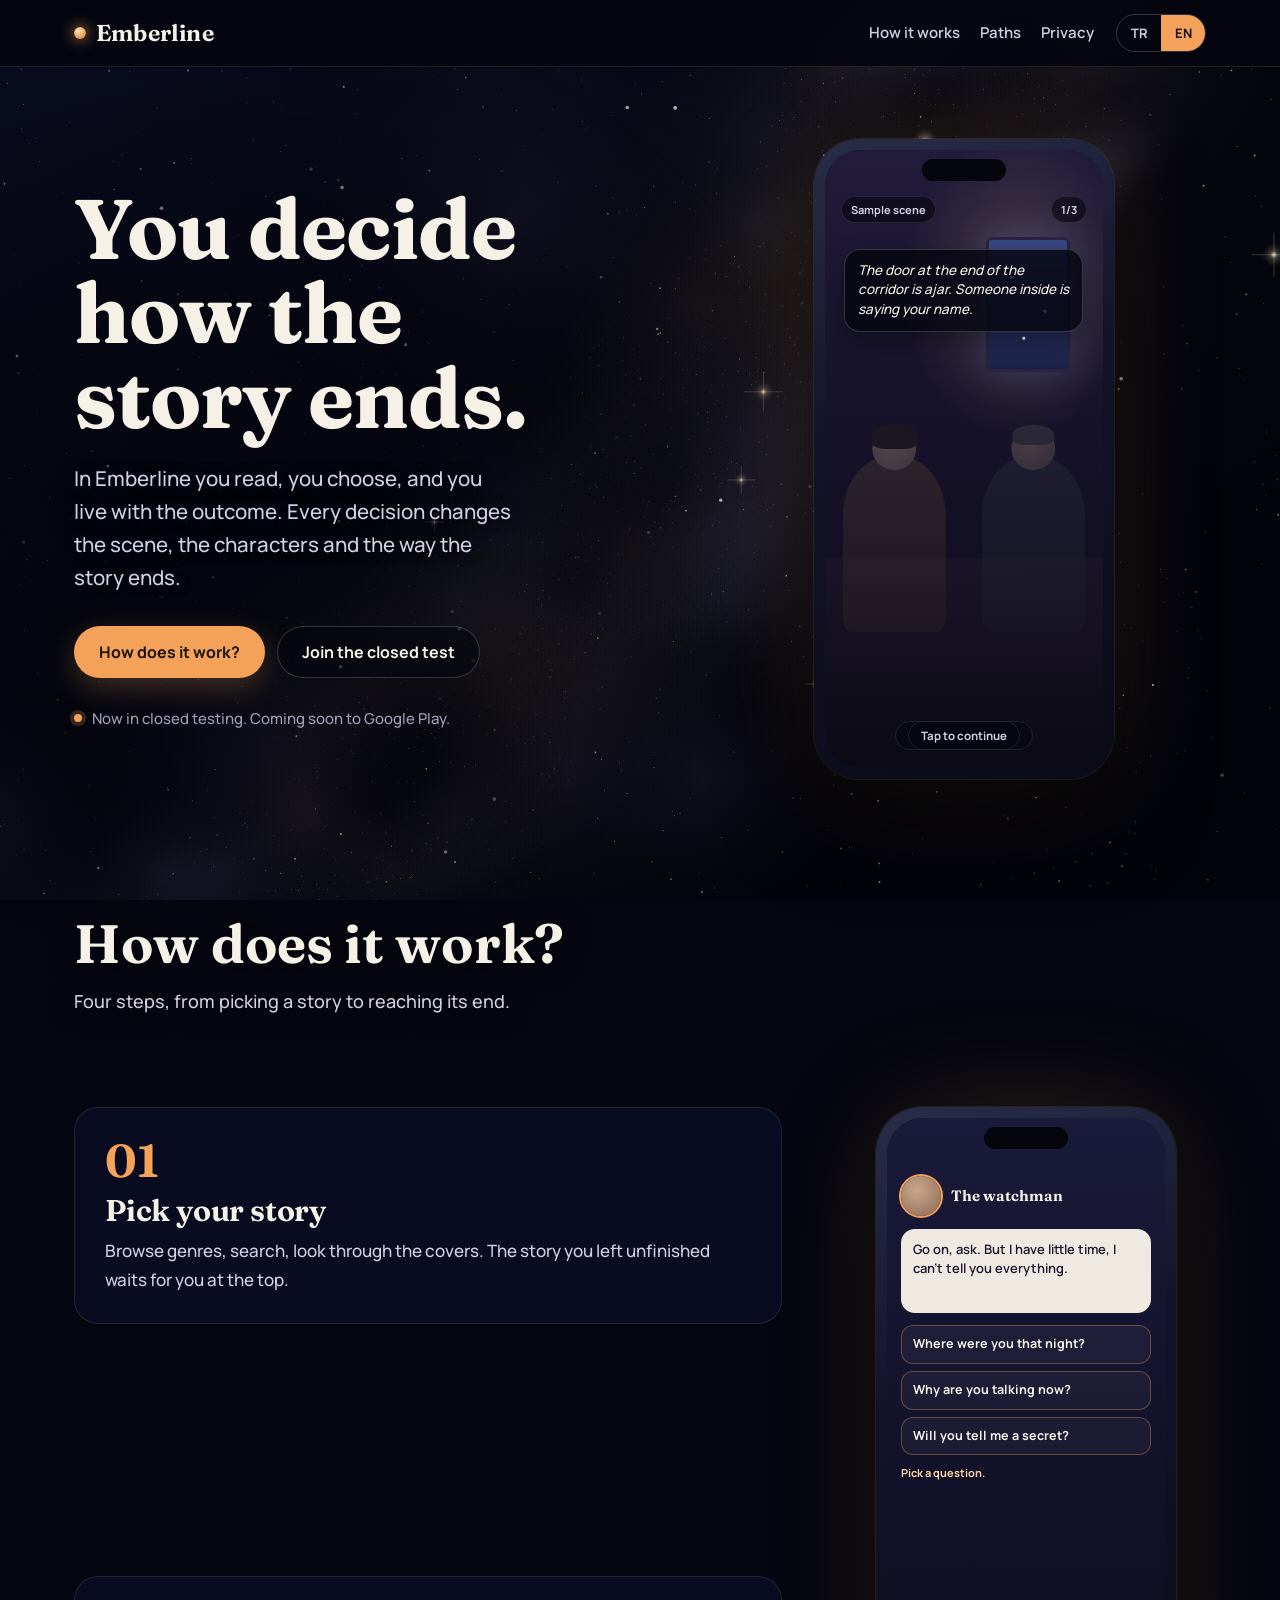
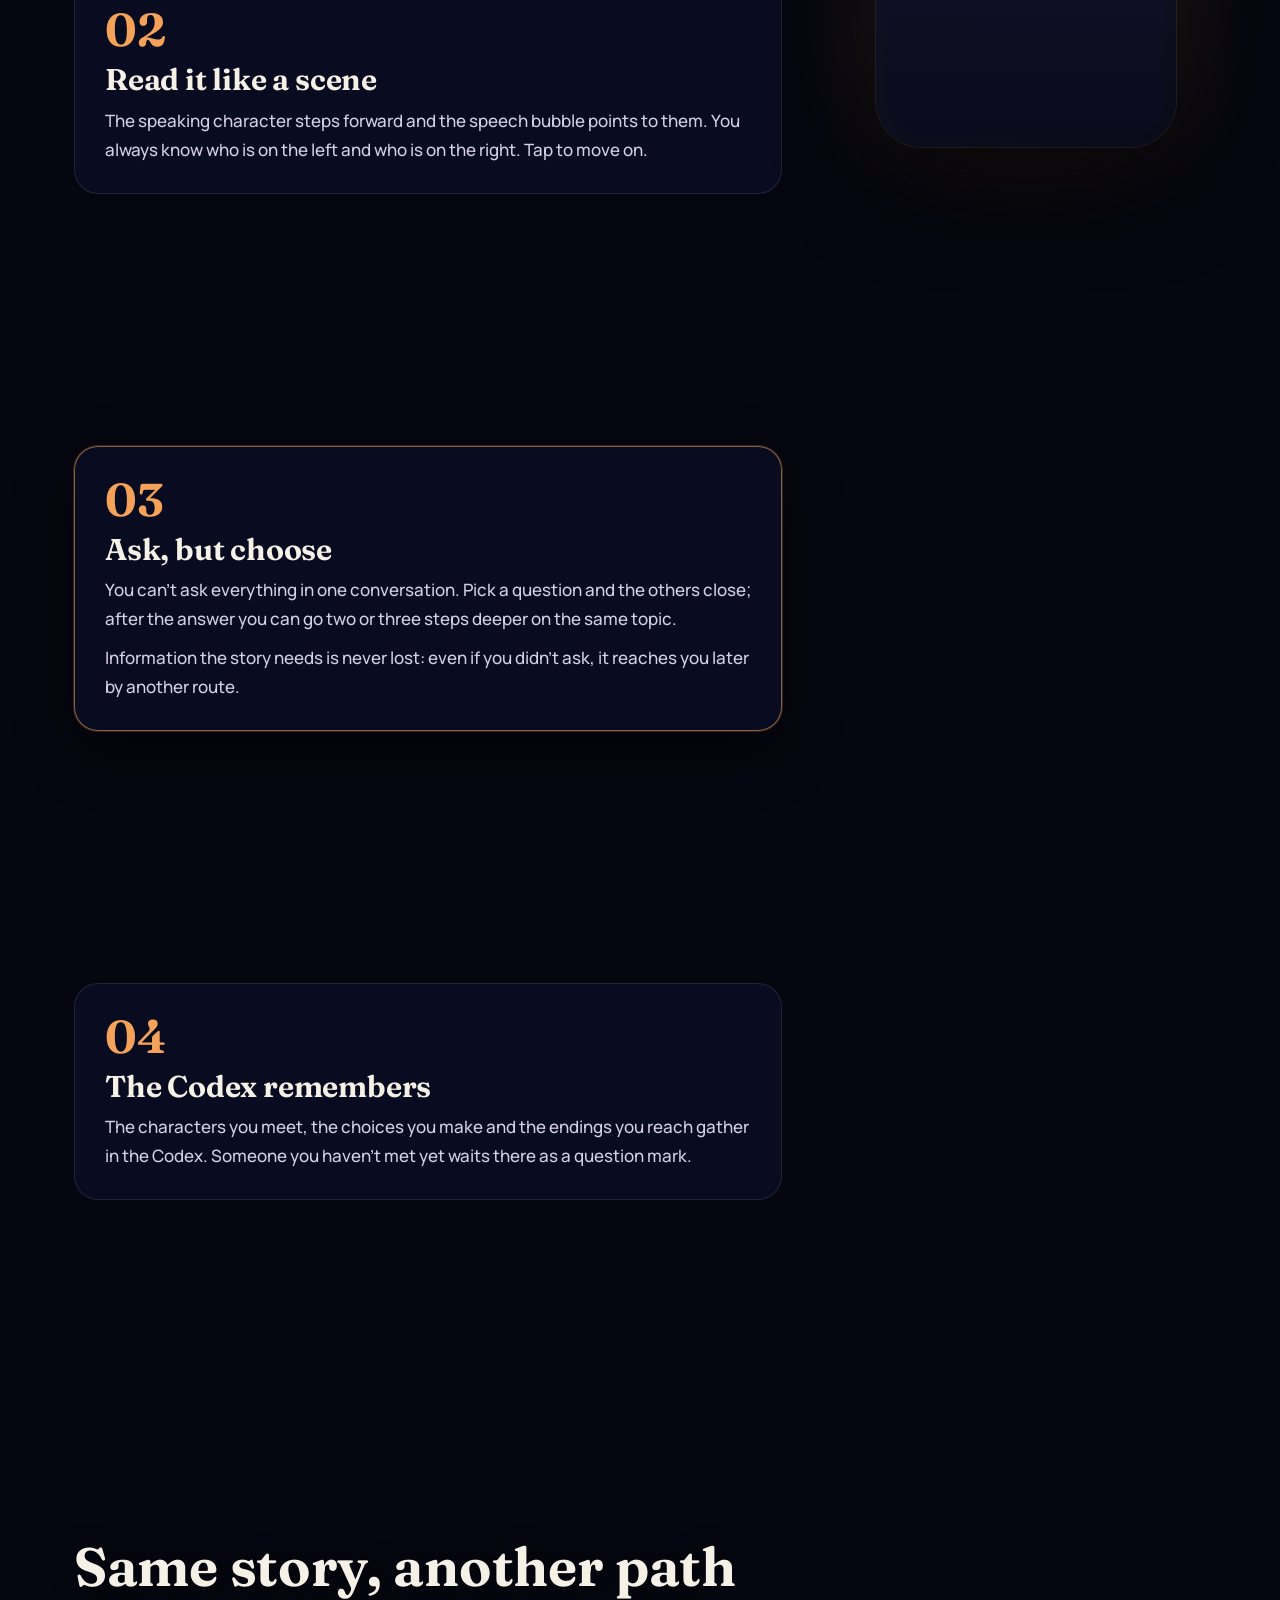
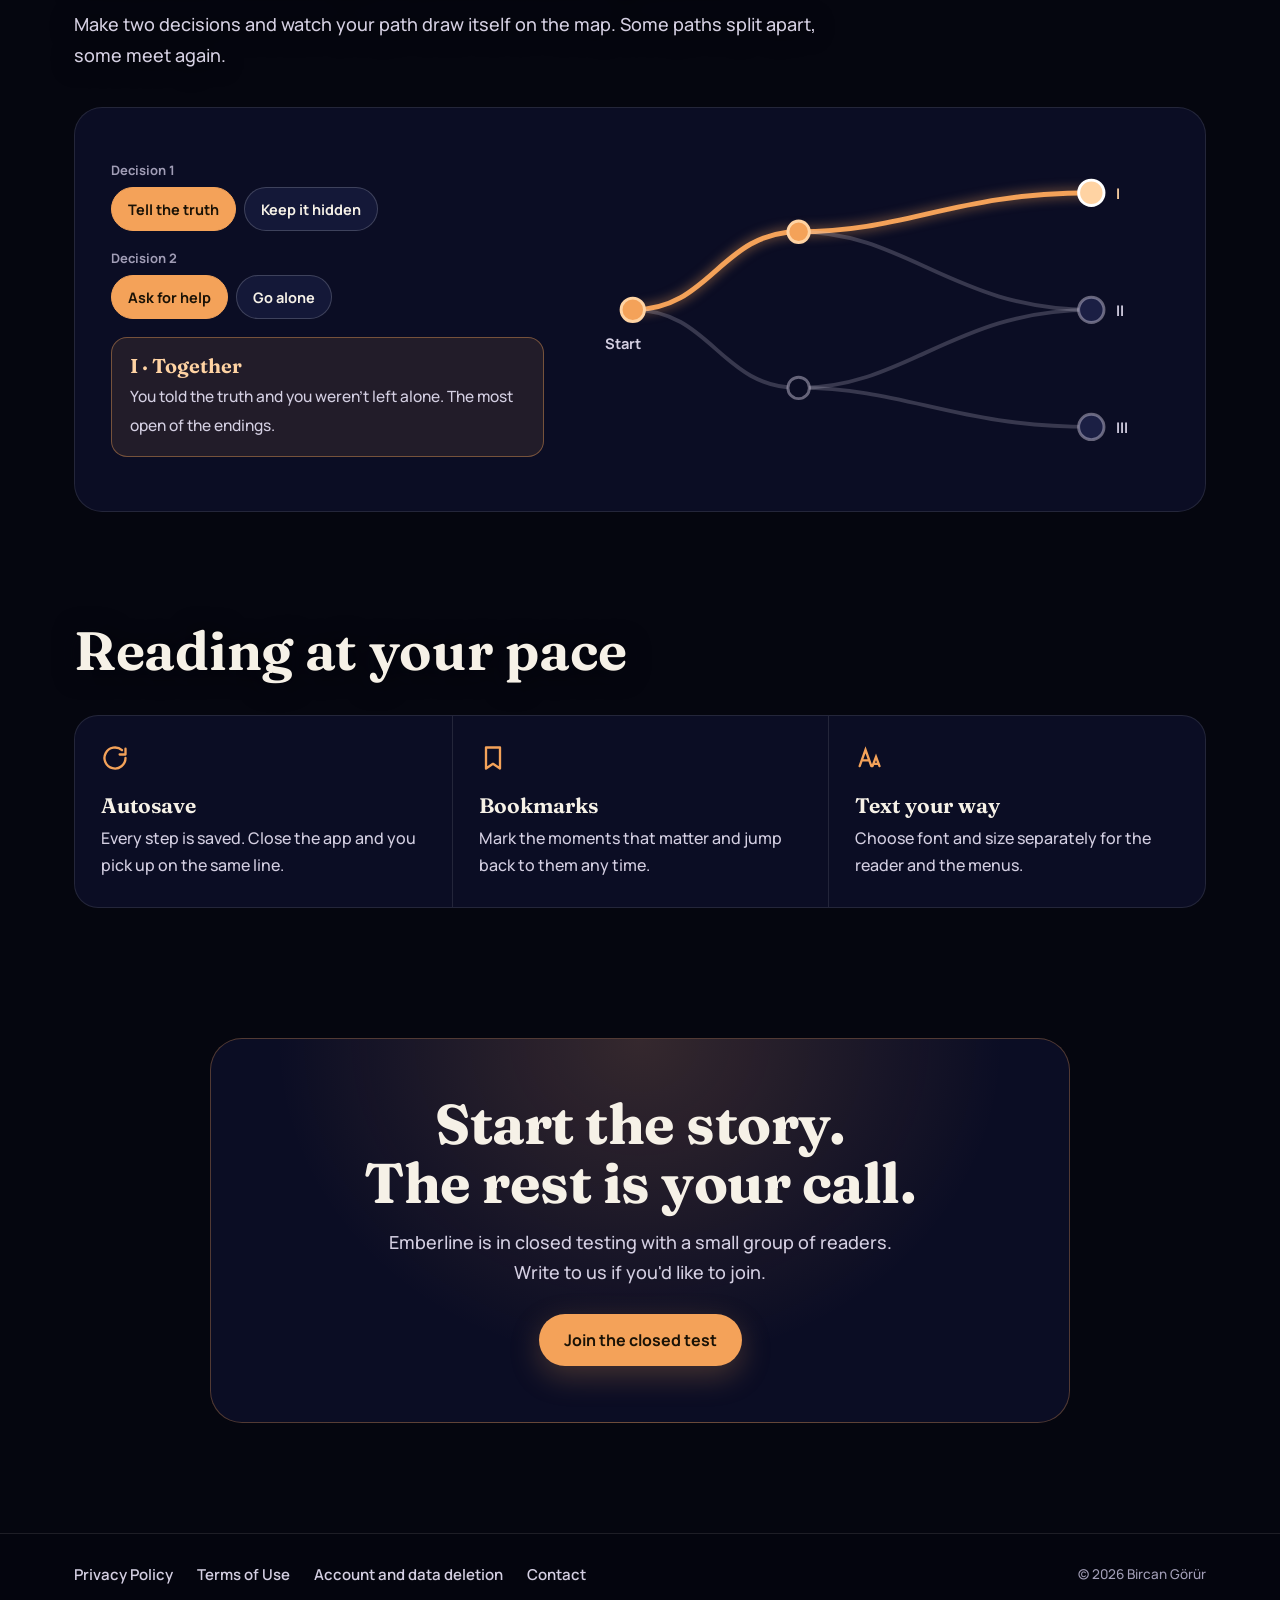
<file: index.html>
<!doctype html>
<html lang="tr" data-title-tr="Emberline | Hikâyenin sonunu sen yazarsın" data-title-en="Emberline | You decide how the story ends">
<head>
<meta charset="utf-8">
<meta name="viewport" content="width=device-width, initial-scale=1">
<title>Emberline | Hikâyenin sonunu sen yazarsın</title>
<meta name="description" content="Emberline: kararlarınla şekillenen etkileşimli hikâyeler. Interactive stories shaped by your choices.">
<link rel="icon" href="data:image/svg+xml,%3Csvg xmlns=%22http://www.w3.org/2000/svg%22 viewBox=%220 0 32 32%22%3E%3Crect width=%2232%22 height=%2232%22 rx=%228%22 fill=%22%2305060F%22/%3E%3Ccircle cx=%2216%22 cy=%2216%22 r=%227%22 fill=%22%23F4A259%22/%3E%3C/svg%3E">
<meta name="theme-color" content="#05060F">
<link rel="preload" href="assets/fonts/fraunces-latin-wght-normal.woff2" as="font" type="font/woff2" crossorigin>
<link rel="preload" href="assets/fonts/manrope-latin-wght-normal.woff2" as="font" type="font/woff2" crossorigin>
<link rel="stylesheet" href="style.css">
<script src="assets/lang.js"></script>
</head>
<body>
<canvas id="sky" aria-hidden="true"></canvas>
<a class="skip" href="#ana"><span class="tr">İçeriğe geç</span><span class="en">Skip to content</span></a>
<div class="page">
<div class="bar-wrap"><header class="bar">
  <a class="mark" href="./">Emberline</a>
  <div class="right">
    <nav aria-label="Site">
      <a href="#nasil"><span class="tr">Nasıl çalışır</span><span class="en">How it works</span></a>
      <a href="#yollar"><span class="tr">Yollar</span><span class="en">Paths</span></a>
      <a href="gizlilik/"><span class="tr">Gizlilik</span><span class="en">Privacy</span></a>
    </nav>
    <div class="langs" role="group" aria-label="Dil / Language"><button type="button" data-set-lang="tr" aria-pressed="true">TR</button><button type="button" data-set-lang="en" aria-pressed="false">EN</button></div>
  </div>
</header></div>

<main id="ana">
<!-- ============ AÇILIŞ ============ -->
<section class="hero">
  <div>
    <h1><span class="tr">Hikâyenin sonunu sen yazarsın.</span><span class="en">You decide how the story ends.</span></h1>
    <p class="sub"><span class="tr">Emberline'da okursun, seçersin ve sonucunu yaşarsın. Her karar sahneyi, karakterleri ve hikâyenin nasıl biteceğini değiştirir.</span><span class="en">In Emberline you read, you choose, and you live with the outcome. Every decision changes the scene, the characters and the way the story ends.</span></p>
    <div class="actions">
      <a class="btn primary" href="#nasil"><span class="tr">Nasıl çalışır?</span><span class="en">How does it work?</span></a>
      <a class="btn ghost" href="mailto:sanatcan1can@gmail.com?subject=Emberline%20kapal%C4%B1%20test"><span class="tr">Kapalı teste katıl</span><span class="en">Join the closed test</span></a>
    </div>
    <p class="status"><i aria-hidden="true"></i><span><span class="tr">Şu an kapalı testte. Yakında Google Play'de.</span><span class="en">Now in closed testing. Coming soon to Google Play.</span></span></p>
  </div>

  <div class="hero-phone">
    <div class="phone" role="group" aria-label="Deneme sahnesi / Sample scene">
      <div class="screen">
        <div class="view reader-v on" id="play">
          <div class="win"></div><div class="floor"></div>
          <div class="chip-top"><b><span class="tr">Deneme sahnesi</span><span class="en">Sample scene</span></b><b id="playStep">1/3</b></div>
          <div class="char l" data-side="l"><div class="head"></div><div class="body"></div></div>
          <div class="char r" data-side="r"><div class="head"></div><div class="body"></div></div>
          <p class="bubble" id="playBubble" aria-live="polite"><span class="who"></span><span class="txt"></span></p>
          <button class="tapzone" type="button" id="playTap" aria-label="Devam / Continue"></button>
          <p class="tap" id="playHint"><span><span class="tr">Devam etmek için dokun</span><span class="en">Tap to continue</span></span></p>
          <div class="choicebox" id="playChoices" hidden></div>
        </div>
      </div>
    </div>
  </div>
</section>

<!-- ============ NASIL ÇALIŞIR ============ -->
<section class="how" id="nasil" aria-labelledby="h-nasil">
  <div class="wrap">
    <div class="section-head">
      <h2 id="h-nasil"><span class="tr">Nasıl çalışır?</span><span class="en">How does it work?</span></h2>
      <p><span class="tr">Bir hikâye seçmekten sonuna ulaşmaya kadar dört adım.</span><span class="en">Four steps, from picking a story to reaching its end.</span></p>
    </div>
    <div class="story">
      <div class="steps">
        <article class="step" data-view="home">
          <p class="num">01</p>
          <h3><span class="tr">Hikâyeni seç</span><span class="en">Pick your story</span></h3>
          <p><span class="tr">Türlere göz at, ara, kapaklara bak. Yarım bıraktığın hikâye en üstte seni bekler.</span><span class="en">Browse genres, search, look through the covers. The story you left unfinished waits for you at the top.</span></p>
          <div class="inline-phone"></div>
        </article>
        <article class="step" data-view="reader">
          <p class="num">02</p>
          <h3><span class="tr">Sahneyi izler gibi oku</span><span class="en">Read it like a scene</span></h3>
          <p><span class="tr">Konuşan karakter öne çıkar, konuşma balonu ona doğru döner. Kim sağda, kim solda, hep bellidir. Dokunarak ilerlersin.</span><span class="en">The speaking character steps forward and the speech bubble points to them. You always know who is on the left and who is on the right. Tap to move on.</span></p>
          <div class="inline-phone"></div>
        </article>
        <article class="step" data-view="hub">
          <p class="num">03</p>
          <h3><span class="tr">Sor, ama seçerek</span><span class="en">Ask, but choose</span></h3>
          <p><span class="tr">Bir konuşmada her şeyi soramazsın. Bir soru seçtiğinde ötekiler kapanır ve cevaptan sonra aynı konuda iki üç adım daha derine inebilirsin.</span><span class="en">You can't ask everything in one conversation. Pick a question and the others close; after the answer you can go two or three steps deeper on the same topic.</span></p>
          <p><span class="tr">Hikâye için gereken bilgi kaybolmaz: sormadıysan bile, ileride başka bir yoldan sana ulaşır.</span><span class="en">Information the story needs is never lost: even if you didn't ask, it reaches you later by another route.</span></p>
          <div class="inline-phone"></div>
        </article>
        <article class="step" data-view="codex">
          <p class="num">04</p>
          <h3><span class="tr">Kodeks hatırlar</span><span class="en">The Codex remembers</span></h3>
          <p><span class="tr">Tanıştığın karakterler, verdiğin kararlar ve ulaştığın sonlar Kodeks'te birikir. Henüz tanışmadığın biri, yerinde bir soru işaretiyle seni bekler.</span><span class="en">The characters you meet, the choices you make and the endings you reach gather in the Codex. Someone you haven't met yet waits there as a question mark.</span></p>
          <div class="inline-phone"></div>
        </article>
      </div>

      <div class="sticky" aria-hidden="true">
        <div class="phone">
          <div class="screen" id="demoScreen">
            <!-- 1: keşfet -->
            <div class="view home-v on" data-v="home">
              <h4><span class="tr">Keşfet</span><span class="en">Discover</span></h4>
              <p class="muted"><span class="tr">Bu akşam ne okuyalım?</span><span class="en">What shall we read tonight?</span></p>
              <div class="search"><svg width="14" height="14" viewBox="0 0 24 24" fill="none" stroke="currentColor" stroke-width="2.5"><circle cx="11" cy="11" r="7"/><path d="m20 20-4-4"/></svg><span class="tr">Hikâye ara</span><span class="en">Search stories</span></div>
              <div class="chips"><span class="on"><span class="tr">Tümü</span><span class="en">All</span></span><span><span class="tr">Gizem</span><span class="en">Mystery</span></span><span><span class="tr">Dram</span><span class="en">Drama</span></span><span><span class="tr">Bilim kurgu</span><span class="en">Sci-fi</span></span></div>
              <div class="cont"><div class="mini cv1"></div><div><b><span class="tr">Kaldığın yerden devam et</span><span class="en">Continue where you left off</span></b><small><span class="tr">Bölüm 3 · %42</span><span class="en">Chapter 3 · 42%</span></small></div></div>
              <div class="covers"><div class="cover cv2"><b><span class="tr">Gece Kıyısı</span><span class="en">Night Shore</span></b></div><div class="cover cv3"><b><span class="tr">Kül</span><span class="en">Ash</span></b></div></div>
              <div class="tabbar"><i class="on"></i><i></i><i></i><i></i></div>
            </div>
            <!-- 2: okuma -->
            <div class="view reader-v auto-reader" data-v="reader">
              <div class="win"></div><div class="floor"></div>
              <div class="chip-top"><b><span class="tr">Bölüm 2</span><span class="en">Chapter 2</span></b><b>☰</b></div>
              <div class="char l"><div class="head"></div><div class="body"></div></div>
              <div class="char r"><div class="head"></div><div class="body"></div></div>
              <p class="bubble"><span class="who"></span><span class="txt"></span></p>
            </div>
            <!-- 3: soru merkezi -->
            <div class="view hub-v auto-hub" data-v="hub">
              <div class="speaker"><i></i><b><span class="tr">Bekçi</span><span class="en">The watchman</span></b></div>
              <p class="said"></p>
              <div class="qs"></div>
              <p class="flag"></p>
            </div>
            <!-- 4: kodeks -->
            <div class="view codex-v" data-v="codex">
              <h4><span class="tr">Kodeks</span><span class="en">Codex</span></h4>
              <div class="stats"><div><b>7</b><small><span class="tr">karar</span><span class="en">choices</span></small></div><div><b>2</b><small><span class="tr">karakter</span><span class="en">characters</span></small></div><div><b>1/3</b><small><span class="tr">son</span><span class="en">endings</span></small></div></div>
              <div class="faces"><div><div class="f f1"></div><small><span class="tr">Yolcu</span><span class="en">Traveller</span></small></div><div><div class="f f2"></div><small><span class="tr">Bekçi</span><span class="en">Watchman</span></small></div><div><div class="f f3">?</div><small><span class="tr">Henüz değil</span><span class="en">Not yet</span></small></div></div>
              <div class="timeline">
                <p><span class="tr">Kapıyı çalmak yerine içeri girdin.</span><span class="en">You went in instead of knocking.</span></p>
                <p><span class="tr">Bekçiye o geceyi sordun.</span><span class="en">You asked the watchman about that night.</span></p>
                <p><span class="tr">Mektubu sakladın.</span><span class="en">You kept the letter hidden.</span></p>
              </div>
            </div>
          </div>
        </div>
      </div>
    </div>
  </div>
</section>

<!-- ============ YOLLAR ============ -->
<section class="branch" id="yollar" aria-labelledby="h-yollar">
  <div class="wrap">
    <div class="section-head">
      <h2 id="h-yollar"><span class="tr">Aynı hikâye, başka bir yol</span><span class="en">Same story, another path</span></h2>
      <p><span class="tr">İki karar ver, yolunun haritada nasıl çizildiğini gör. Bazı yollar ayrılır, bazıları yeniden buluşur.</span><span class="en">Make two decisions and watch your path draw itself on the map. Some paths split apart, some meet again.</span></p>
    </div>
    <div class="branch-panel">
      <div class="controls">
        <div class="ctl">
          <span class="label"><span class="tr">1. karar</span><span class="en">Decision 1</span></span>
          <div class="seg" data-ctl="a">
            <button type="button" data-v="0" aria-pressed="true"><span class="tr">Doğruyu söyle</span><span class="en">Tell the truth</span></button>
            <button type="button" data-v="1" aria-pressed="false"><span class="tr">Sakla</span><span class="en">Keep it hidden</span></button>
          </div>
        </div>
        <div class="ctl">
          <span class="label"><span class="tr">2. karar</span><span class="en">Decision 2</span></span>
          <div class="seg" data-ctl="b">
            <button type="button" data-v="0" aria-pressed="true"><span class="tr">Yardım iste</span><span class="en">Ask for help</span></button>
            <button type="button" data-v="1" aria-pressed="false"><span class="tr">Tek başına git</span><span class="en">Go alone</span></button>
          </div>
        </div>
        <div class="ending" aria-live="polite"><b id="endName"></b><span id="endText"></span></div>
      </div>
      <div class="map">
        <svg viewBox="0 0 600 340" role="img" aria-label="Dallanan yollar haritası / Branching paths map">
          <path class="p" id="p-sa" d="M50 170 C 130 170, 140 90, 220 90"/>
          <path class="p" id="p-sb" d="M50 170 C 130 170, 140 250, 220 250"/>
          <path class="p" id="p-a1" d="M220 90 C 330 90, 380 50, 520 50"/>
          <path class="p" id="p-a2" d="M220 90 C 330 90, 380 170, 520 170"/>
          <path class="p" id="p-b1" d="M220 250 C 330 250, 380 170, 520 170"/>
          <path class="p" id="p-b2" d="M220 250 C 330 250, 380 290, 520 290"/>
          <circle class="n on" id="n-s" cx="50" cy="170" r="12"/>
          <circle class="n" id="n-a" cx="220" cy="90" r="11"/>
          <circle class="n" id="n-b" cx="220" cy="250" r="11"/>
          <circle class="end" id="e-1" cx="520" cy="50" r="13"/>
          <circle class="end" id="e-2" cx="520" cy="170" r="13"/>
          <circle class="end" id="e-3" cx="520" cy="290" r="13"/>
          <text x="22" y="210"><tspan class="tr">Başlangıç</tspan><tspan class="en">Start</tspan></text>
          <text id="t-1" x="545" y="56">I</text>
          <text id="t-2" x="545" y="176">II</text>
          <text id="t-3" x="545" y="296">III</text>
        </svg>
      </div>
    </div>
  </div>
</section>

<!-- ============ OKURKEN ============ -->
<section class="perks" aria-labelledby="h-okur">
  <div class="wrap">
    <div class="section-head">
      <h2 id="h-okur"><span class="tr">Okuma senin hızında</span><span class="en">Reading at your pace</span></h2>
    </div>
    <div class="perk-row">
      <div class="perk">
        <svg width="28" height="28" viewBox="0 0 24 24" fill="none" stroke="currentColor" stroke-width="2" stroke-linecap="round" stroke-linejoin="round" aria-hidden="true"><path d="M21 12a9 9 0 1 1-3-6.7"/><path d="M21 4v5h-5"/></svg>
        <h3><span class="tr">Otomatik kayıt</span><span class="en">Autosave</span></h3>
        <p><span class="tr">Her adımın kaydedilir. Uygulamayı kapatsan da aynı satırdan devam edersin.</span><span class="en">Every step is saved. Close the app and you pick up on the same line.</span></p>
      </div>
      <div class="perk">
        <svg width="28" height="28" viewBox="0 0 24 24" fill="none" stroke="currentColor" stroke-width="2" stroke-linejoin="round" aria-hidden="true"><path d="M6 3h12v18l-6-4-6 4z"/></svg>
        <h3><span class="tr">Yer imleri</span><span class="en">Bookmarks</span></h3>
        <p><span class="tr">Önemli anları işaretle, istediğin zaman o sahneye geri dön.</span><span class="en">Mark the moments that matter and jump back to them any time.</span></p>
      </div>
      <div class="perk">
        <svg width="28" height="28" viewBox="0 0 24 24" fill="none" stroke="currentColor" stroke-width="2" stroke-linecap="round" aria-hidden="true"><path d="M4 19 9 5l5 14M6 14h6M15 19l3-8 3 8M16 17h4"/></svg>
        <h3><span class="tr">Sana göre yazı</span><span class="en">Text your way</span></h3>
        <p><span class="tr">Yazı tipini ve boyutunu okuma ekranı ve menüler için ayrı ayrı seç.</span><span class="en">Choose font and size separately for the reader and the menus.</span></p>
      </div>
    </div>
  </div>
</section>

<!-- ============ KAPANIŞ ============ -->
<section class="closing" aria-labelledby="h-son">
  <div class="wrap">
    <div class="closing-panel">
      <h2 id="h-son"><span class="tr">Hikâyeye başla.<br>Gerisi senin kararın.</span><span class="en">Start the story.<br>The rest is your call.</span></h2>
      <p><span class="tr">Emberline şu an küçük bir okur grubuyla kapalı testte. Katılmak istersen bize yaz.</span><span class="en">Emberline is in closed testing with a small group of readers. Write to us if you'd like to join.</span></p>
      <a class="btn primary" href="mailto:sanatcan1can@gmail.com?subject=Emberline%20kapal%C4%B1%20test"><span class="tr">Kapalı teste katıl</span><span class="en">Join the closed test</span></a>
    </div>
  </div>
</section>
</main>

<div class="foot-wrap"><footer class="foot">
  <nav aria-label="Yasal / Legal">
    <a href="gizlilik/"><span class="tr">Gizlilik Politikası</span><span class="en">Privacy Policy</span></a>
    <a href="kosullar/"><span class="tr">Kullanım Koşulları</span><span class="en">Terms of Use</span></a>
    <a href="hesap-silme/"><span class="tr">Hesap ve veri silme</span><span class="en">Account and data deletion</span></a>
    <a href="mailto:sanatcan1can@gmail.com"><span class="tr">İletişim</span><span class="en">Contact</span></a>
  </nav>
  <small>© 2026 Bircan Görür</small>
</footer></div>
</div>
<script src="assets/sky.js"></script>
<script src="assets/site.js"></script>
</body>
</html>
</file>
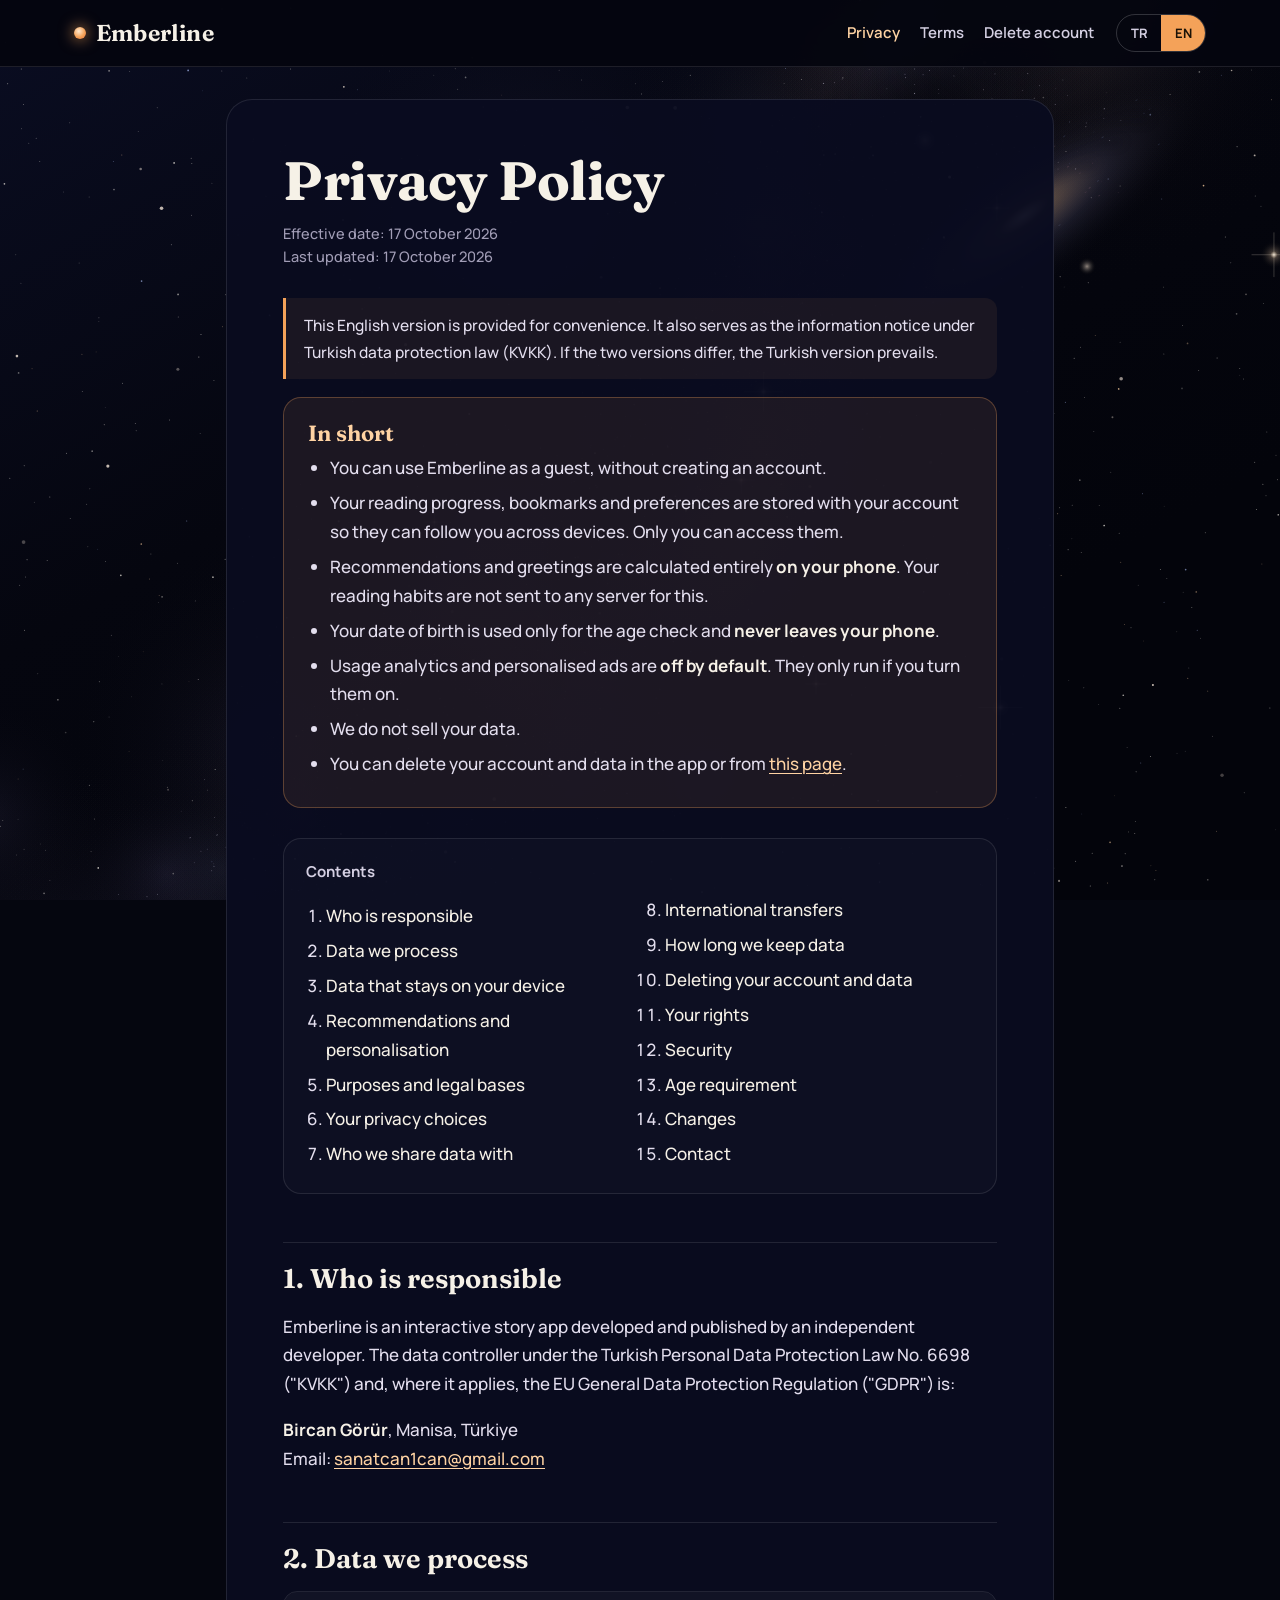
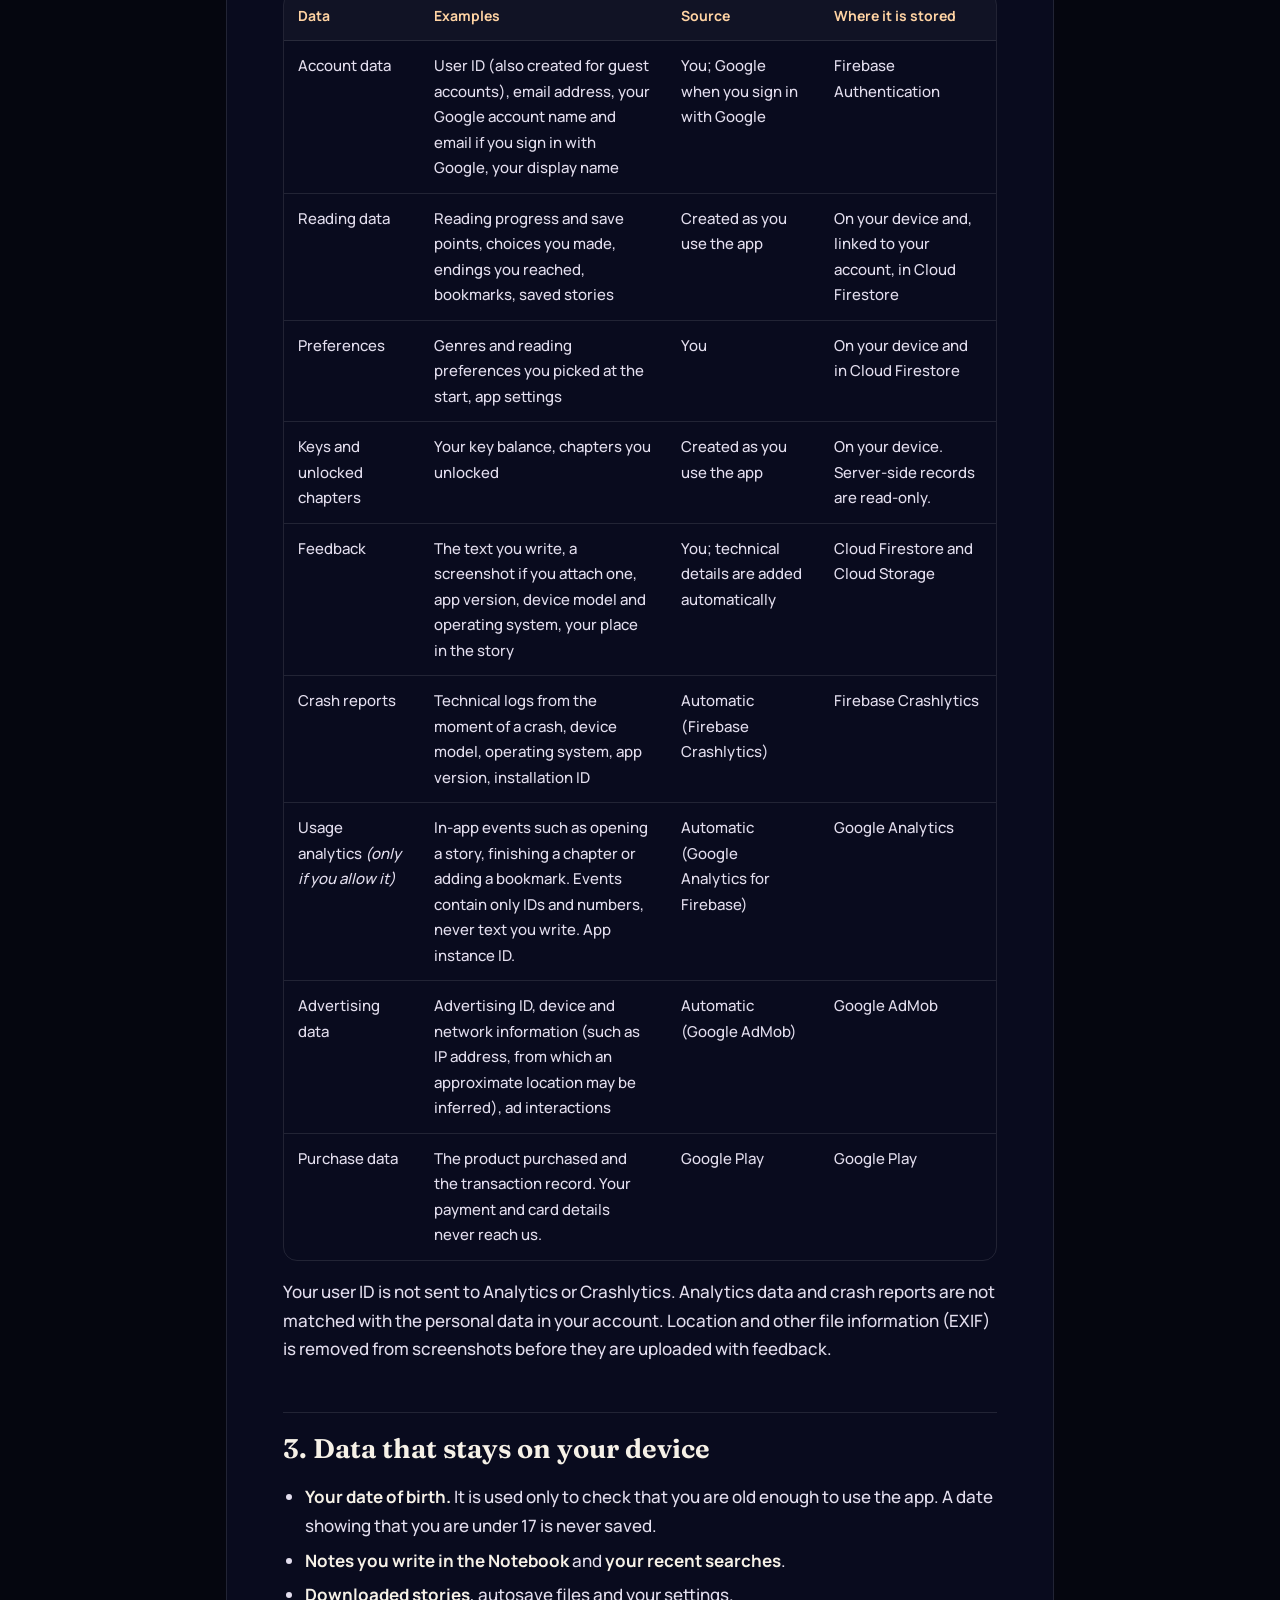
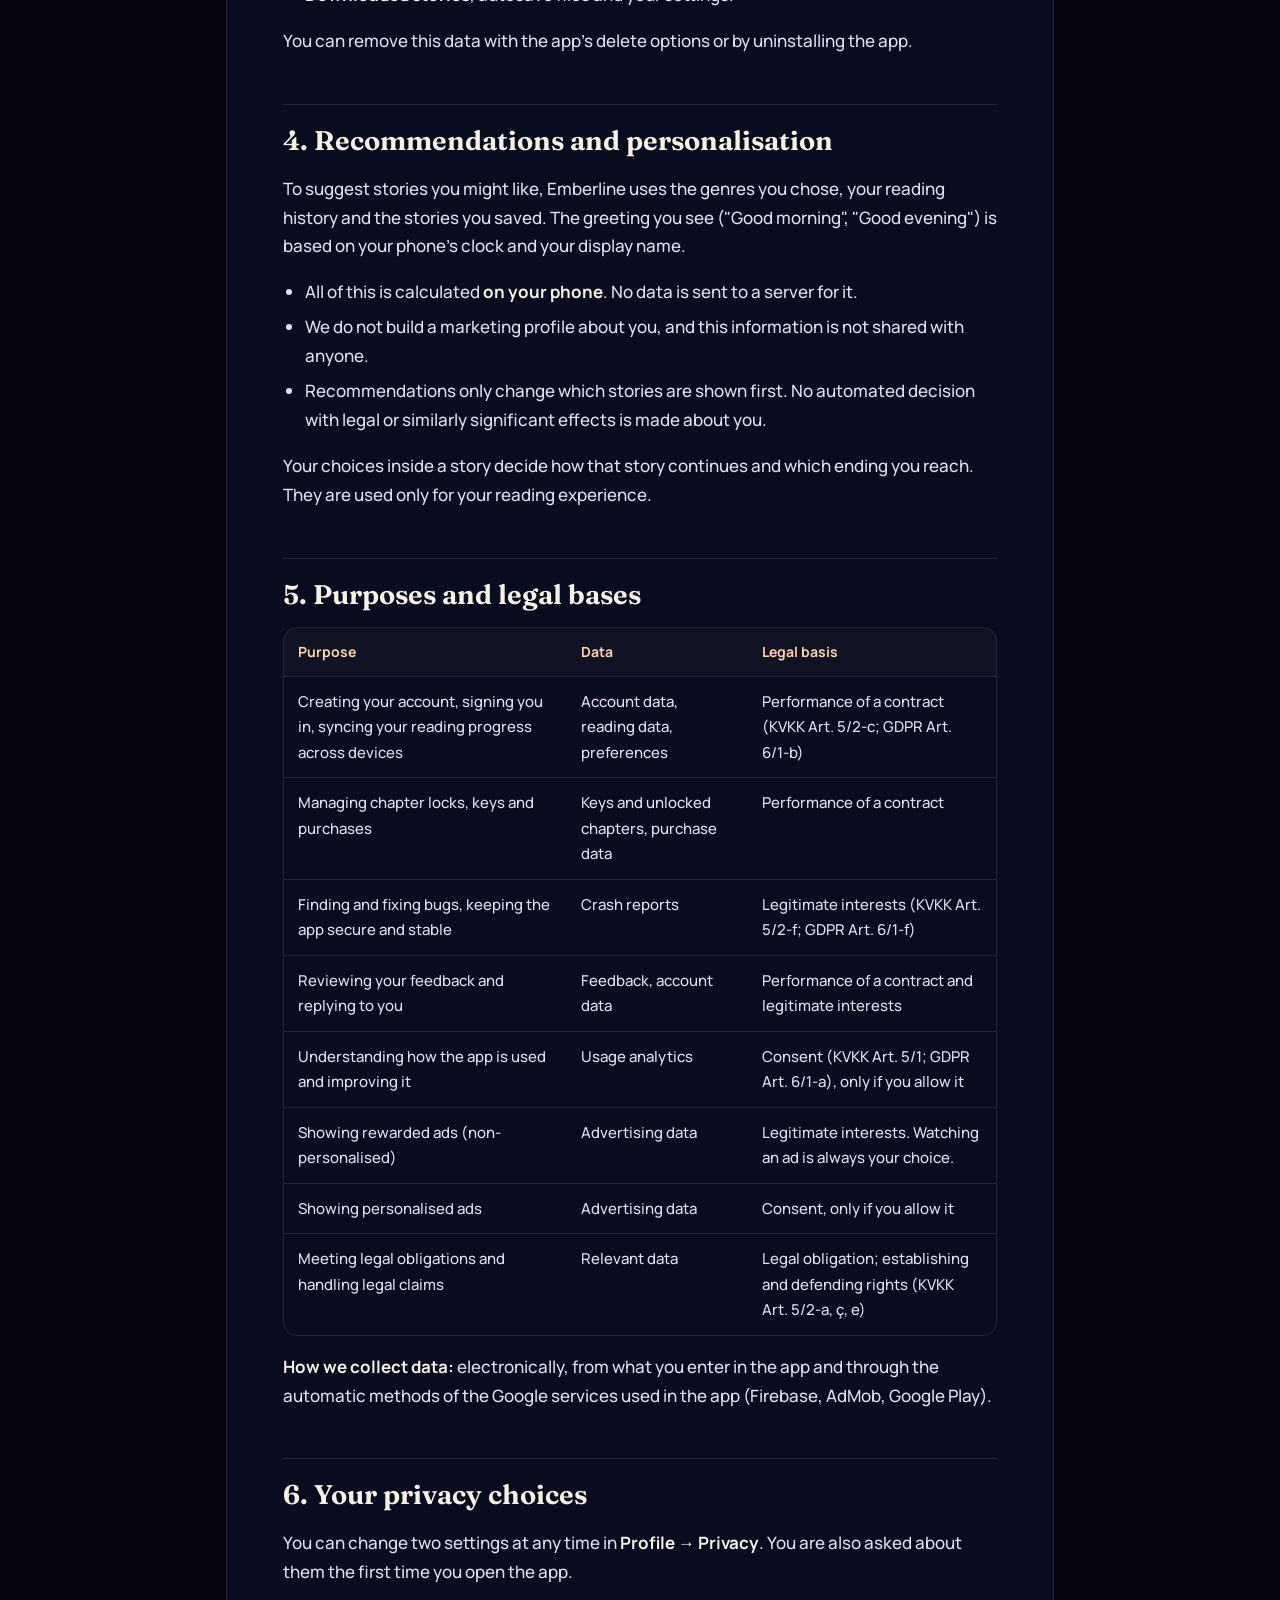
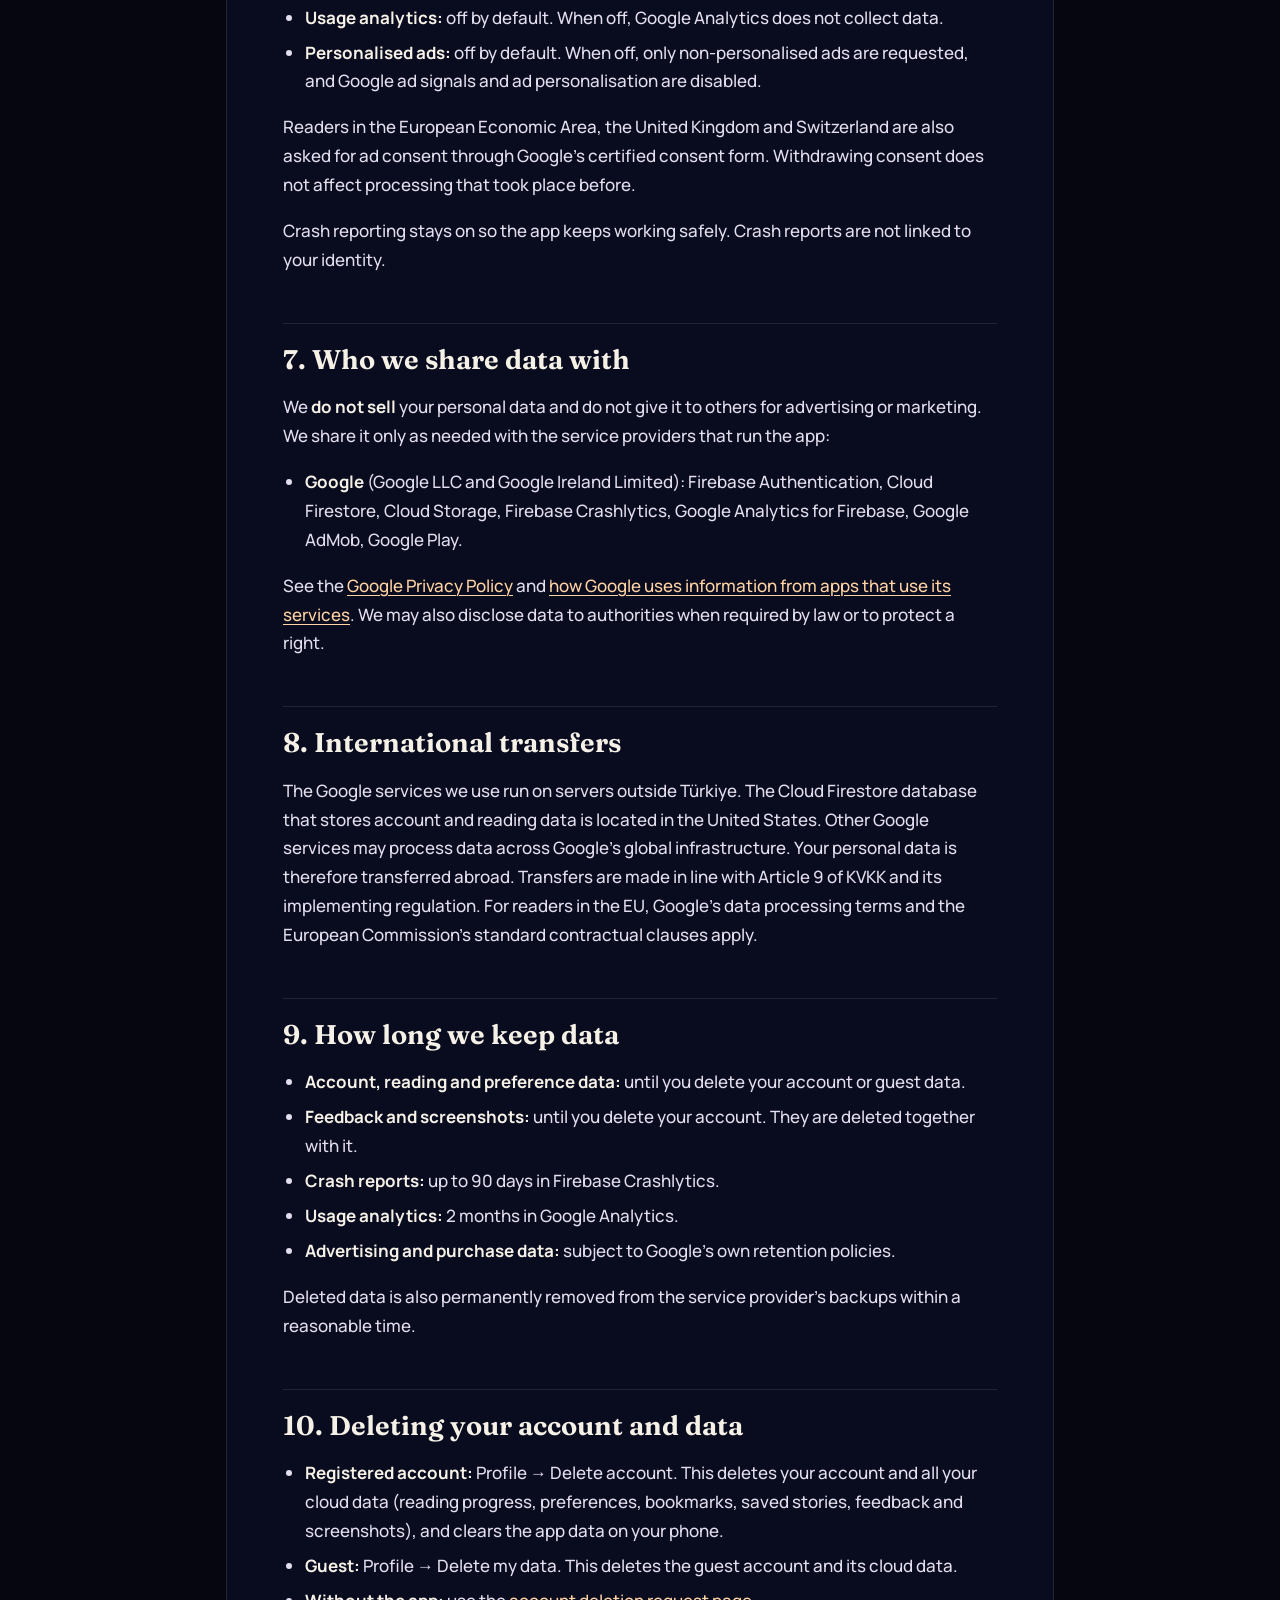
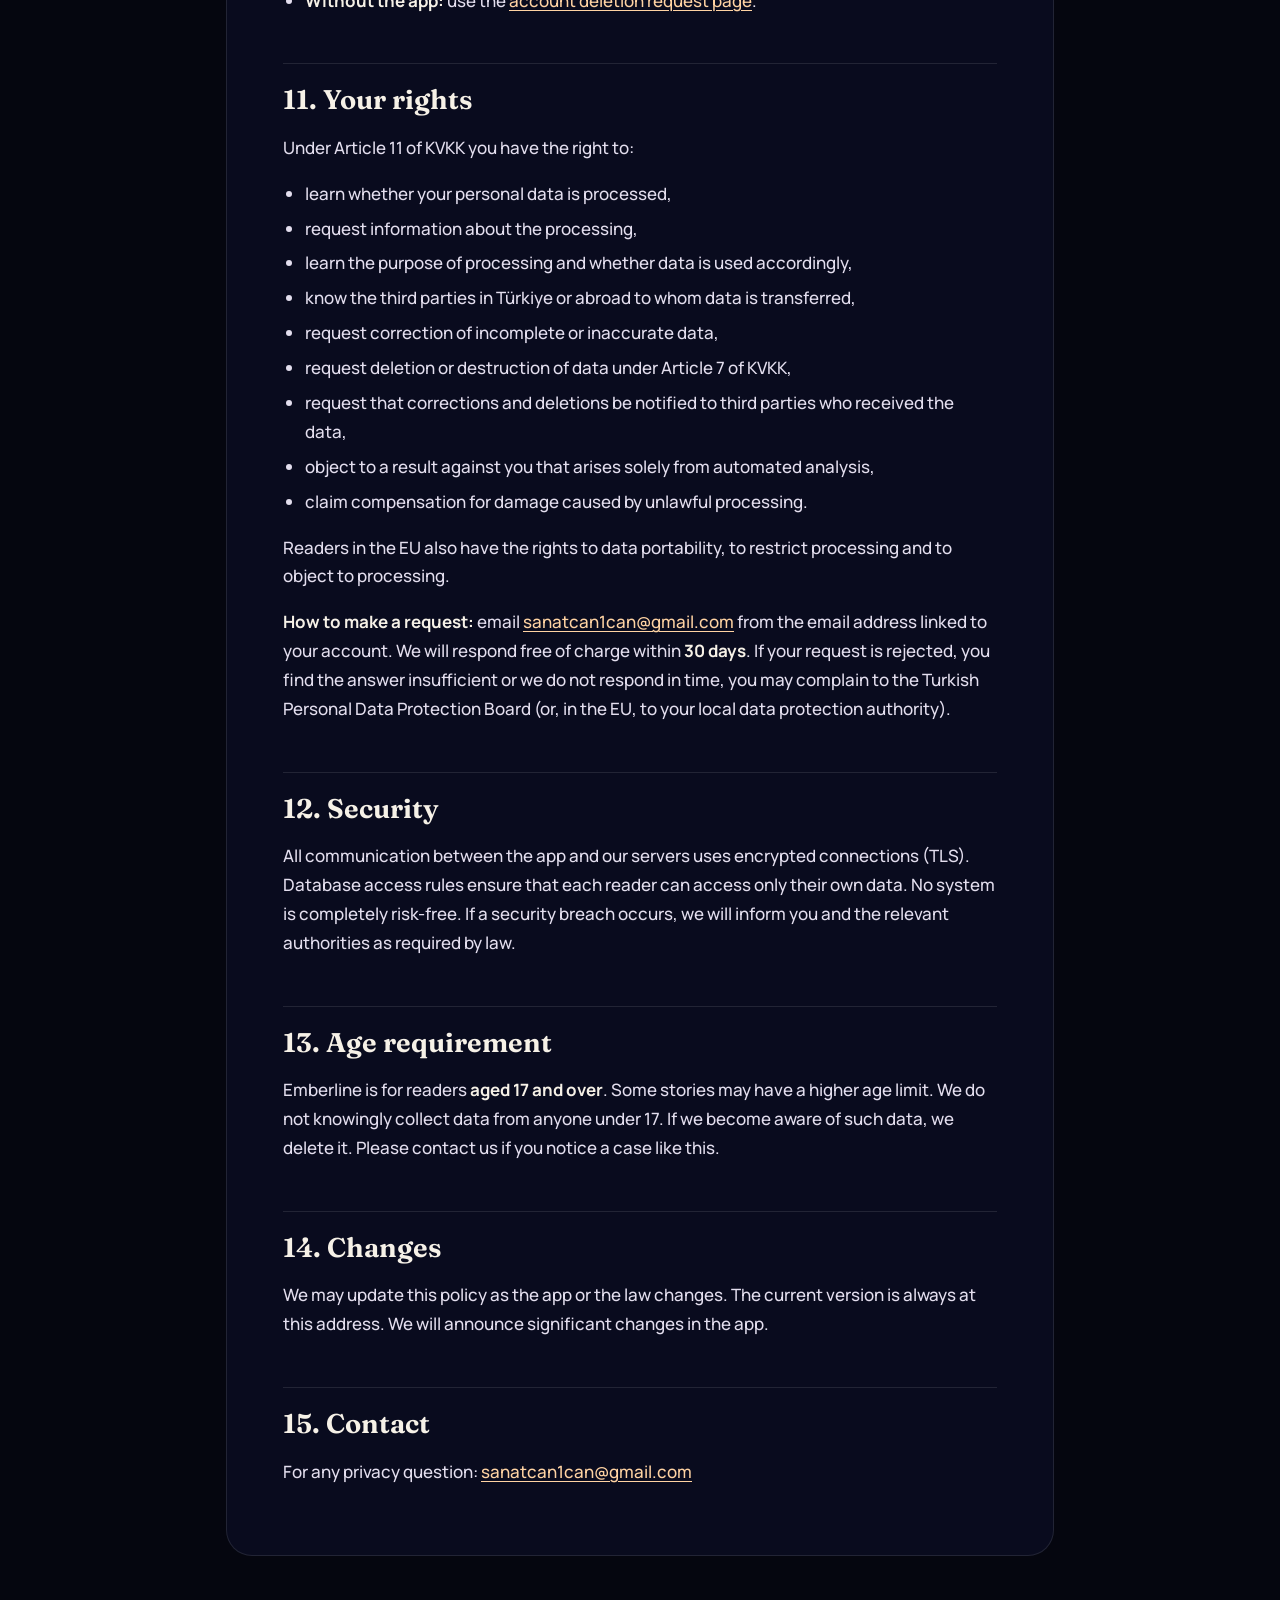
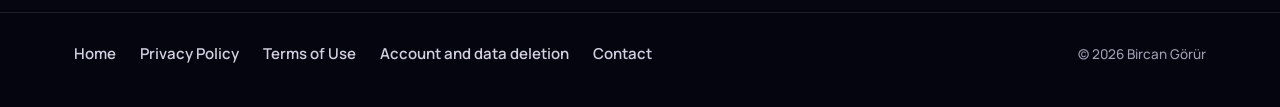
<file: gizlilik/index.html>
<!doctype html>
<html lang="tr" data-title-tr="Gizlilik Politikası ve KVKK Aydınlatma Metni | Emberline" data-title-en="Privacy Policy | Emberline">
<head>
<meta charset="utf-8">
<meta name="viewport" content="width=device-width, initial-scale=1">
<title>Gizlilik Politikası ve KVKK Aydınlatma Metni | Emberline</title>
<meta name="description" content="Emberline uygulamasının hangi verileri, hangi amaçla işlediği ve haklarınız.">
<link rel="icon" href="data:image/svg+xml,%3Csvg xmlns=%22http://www.w3.org/2000/svg%22 viewBox=%220 0 32 32%22%3E%3Crect width=%2232%22 height=%2232%22 rx=%228%22 fill=%22%2305060F%22/%3E%3Ccircle cx=%2216%22 cy=%2216%22 r=%227%22 fill=%22%23F4A259%22/%3E%3C/svg%3E">
<meta name="theme-color" content="#05060F">
<link rel="preload" href="../assets/fonts/manrope-latin-wght-normal.woff2" as="font" type="font/woff2" crossorigin>
<link rel="stylesheet" href="../style.css">
<script src="../assets/lang.js"></script>
</head>
<body data-calm-sky>
<canvas id="sky" aria-hidden="true"></canvas>
<a class="skip" href="#metin"><span class="tr">İçeriğe geç</span><span class="en">Skip to content</span></a>
<div class="page">
<div class="bar-wrap"><header class="bar">
  <a class="mark" href="../">Emberline</a>
  <div class="right">
  <nav aria-label="Belgeler / Documents">
    <a href="../gizlilik/" aria-current="page"><span class="tr">Gizlilik</span><span class="en">Privacy</span></a>
    <a href="../kosullar/"><span class="tr">Koşullar</span><span class="en">Terms</span></a>
    <a href="../hesap-silme/"><span class="tr">Hesap silme</span><span class="en">Delete account</span></a>
  </nav>
  <div class="langs" role="group" aria-label="Dil / Language"><button type="button" data-set-lang="tr" aria-pressed="true">TR</button><button type="button" data-set-lang="en" aria-pressed="false">EN</button></div>
  </div>
</header></div>
<main class="doc" id="metin"><article class="sheet">
<div class="tr" lang="tr">

<h1>Gizlilik Politikası ve KVKK Aydınlatma Metni</h1>
<p class="dates"><span>Yürürlük tarihi: 17 Ekim 2026</span><span>Son güncelleme: 17 Ekim 2026</span></p>

<section class="summary" aria-label="Kısaca">
  <h2>Kısaca</h2>
  <ul>
    <li>Emberline'ı hesap açmadan, misafir olarak kullanabilirsin.</li>
    <li>Okuma ilerlemen, yer imlerin ve tercihlerin cihazlar arasında taşınabilsin diye hesabına bağlı olarak saklanır. Bu verilere yalnızca sen erişebilirsin.</li>
    <li>Sana gösterilen öneriler ve selamlama tamamen <strong>telefonunda</strong> hesaplanır. Okuma alışkanlıkların bunun için hiçbir sunucuya gönderilmez.</li>
    <li>Doğum tarihin yalnızca yaş kontrolü için kullanılır ve <strong>telefonundan çıkmaz</strong>.</li>
    <li>Kullanım analizi ve kişiselleştirilmiş reklam <strong>varsayılan olarak kapalıdır</strong>. Yalnızca sen açarsan çalışır.</li>
    <li>Verilerini satmayız.</li>
    <li>Hesabını ve verilerini uygulamadan ya da <a href="../hesap-silme/">bu sayfadan</a> silebilirsin.</li>
  </ul>
</section>

<nav class="toc" aria-label="İçindekiler">
  <strong>İçindekiler</strong>
  <ol>
    <li><a href="#sorumlu">Veri sorumlusu</a></li>
    <li><a href="#veriler">İşlediğimiz veriler</a></li>
    <li><a href="#cihazda">Yalnızca cihazında kalanlar</a></li>
    <li><a href="#kisisellestirme">Öneriler ve kişiselleştirme</a></li>
    <li><a href="#amaclar">Amaçlar ve hukuki sebepler</a></li>
    <li><a href="#tercihler">Gizlilik tercihlerin</a></li>
    <li><a href="#paylasim">Kimlerle paylaşıyoruz</a></li>
    <li><a href="#yurtdisi">Yurt dışına aktarım</a></li>
    <li><a href="#saklama">Saklama süreleri</a></li>
    <li><a href="#silme">Hesap ve veri silme</a></li>
    <li><a href="#haklar">Hakların</a></li>
    <li><a href="#guvenlik">Güvenlik</a></li>
    <li><a href="#yas">Yaş sınırı</a></li>
    <li><a href="#degisiklik">Değişiklikler</a></li>
    <li><a href="#iletisim">İletişim</a></li>
  </ol>
</nav>

<h2 id="sorumlu">1. Veri sorumlusu</h2>
<p>Emberline, bağımsız bir geliştirici tarafından geliştirilen ve yayımlanan bir etkileşimli hikâye uygulamasıdır. 6698 sayılı Kişisel Verilerin Korunması Kanunu ("KVKK") kapsamında veri sorumlusu:</p>
<p><strong>Bircan Görür</strong>, Manisa, Türkiye<br>E-posta: <a href="mailto:sanatcan1can@gmail.com">sanatcan1can@gmail.com</a></p>
<p>Bu metin, KVKK'nın 10. maddesi uyarınca aydınlatma metni olarak da hazırlanmıştır. Avrupa Birliği'nden kullanan okurlar için Genel Veri Koruma Tüzüğü'nün (GDPR) öngördüğü bilgileri de içerir.</p>

<h2 id="veriler">2. İşlediğimiz veriler</h2>
<p>Aşağıdaki tablo, uygulamanın hangi verileri nereden aldığını ve nerede sakladığını gösterir.</p>
<div class="table"><table>
<thead><tr><th>Veri</th><th>Örnekler</th><th>Nereden</th><th>Nerede saklanır</th></tr></thead>
<tbody>
<tr><td>Hesap bilgileri</td><td>Kullanıcı kimliği (misafir hesaplarda da oluşturulur), e-posta adresi, Google ile giriş yaptıysan Google hesabındaki ad ve e-posta, görünen adın</td><td>Senden; Google ile girişte Google'dan</td><td>Firebase Authentication</td></tr>
<tr><td>Okuma verileri</td><td>Okuma ilerlemen ve kayıt noktaların, verdiğin kararlar, gördüğün sonlar, yer imlerin, kaydettiğin hikâyeler</td><td>Uygulamayı kullanırken oluşur</td><td>Cihazında ve hesabına bağlı olarak Cloud Firestore'da</td></tr>
<tr><td>Tercihler</td><td>Başlangıçta seçtiğin türler ve okuma tercihlerin, uygulama ayarların</td><td>Senden</td><td>Cihazında ve Cloud Firestore'da</td></tr>
<tr><td>Anahtarlar ve açılan bölümler</td><td>Anahtar bakiyen, kilidini açtığın bölümler</td><td>Uygulamayı kullanırken oluşur</td><td>Cihazında. Sunucu tarafı kayıt yalnızca okunabilir şekilde tutulur.</td></tr>
<tr><td>Geri bildirim</td><td>Yazdığın metin, istersen eklediğin ekran görüntüsü, uygulama sürümü, cihaz modeli ve işletim sistemi, hikâyede bulunduğun yer</td><td>Senden; teknik bilgiler otomatik eklenir</td><td>Cloud Firestore ve Cloud Storage</td></tr>
<tr><td>Çökme raporları</td><td>Hata anındaki teknik kayıtlar, cihaz modeli, işletim sistemi, uygulama sürümü, kurulum kimliği</td><td>Otomatik (Firebase Crashlytics)</td><td>Firebase Crashlytics</td></tr>
<tr><td>Kullanım analizi <em>(yalnızca izin verirsen)</em></td><td>Uygulama içi olaylar, örneğin bir hikâyeyi açmak, bir bölümü bitirmek ya da yer imi eklemek. Olaylar yalnızca kimlik numaraları ve sayılardan oluşur, yazdığın hiçbir metni içermez. Ayrıca uygulama örneği kimliği.</td><td>Otomatik (Google Analytics for Firebase)</td><td>Google Analytics</td></tr>
<tr><td>Reklam verileri</td><td>Reklam kimliği, cihaz ve ağ bilgileri (ör. IP adresi), reklam etkileşimleri</td><td>Otomatik (Google AdMob)</td><td>Google AdMob</td></tr>
<tr><td>Satın alma bilgileri</td><td>Satın alınan ürün ve işlem kaydı. Ödeme ve kart bilgilerin bize hiç ulaşmaz.</td><td>Google Play</td><td>Google Play</td></tr>
</tbody></table></div>
<p>Analytics'e ve Crashlytics'e kullanıcı kimliğin gönderilmez. Analiz verileri ve çökme raporları, hesabındaki kişisel verilerle eşleştirilmez.</p>
<p>Geri bildirime eklediğin ekran görüntülerindeki konum ve benzeri dosya bilgileri (EXIF), yükleme öncesinde silinir.</p>

<h2 id="cihazda">3. Yalnızca cihazında kalanlar</h2>
<p>Aşağıdaki veriler telefonunda saklanır ve bize gönderilmez:</p>
<ul>
  <li><strong>Doğum tarihin.</strong> Yalnızca uygulamayı kullanacak yaşta olduğunu kontrol etmek için kullanılır. 17 yaşından küçük olduğunu gösteren bir tarih hiç kaydedilmez.</li>
  <li><strong>Not Defteri'ne yazdıkların</strong> ve <strong>son aramaların</strong>.</li>
  <li><strong>İndirdiğin hikâyeler</strong>, otomatik kayıt dosyaları ve ayarların.</li>
</ul>
<p>Bu verileri uygulamadaki silme seçenekleriyle ya da uygulamayı kaldırarak silebilirsin.</p>

<h2 id="kisisellestirme">4. Öneriler ve kişiselleştirme</h2>
<p>Emberline, sana uygun hikâyeleri önermek için seçtiğin türleri, okuma geçmişini ve kaydettiğin hikâyeleri kullanır. Ekranda gördüğün selamlama da ("Günaydın", "İyi akşamlar" gibi) telefonunun saatine ve görünen adına göre oluşturulur.</p>
<ul>
  <li>Bu hesaplamaların tamamı <strong>telefonunda</strong> yapılır. Bunun için hiçbir veri sunucuya gönderilmez.</li>
  <li>Hakkında bir pazarlama profili oluşturulmaz ve bu bilgiler başkalarıyla paylaşılmaz.</li>
  <li>Öneriler yalnızca hangi hikâyelerin önce gösterileceğini etkiler. Senin için hukuki ya da benzeri önemli bir sonuç doğuran otomatik bir karar verilmez.</li>
</ul>
<p>Hikâyelerdeki kararların, hikâyenin nasıl ilerleyeceğini ve hangi sonla biteceğini belirler. Bu kararlar yalnızca okuma deneyimin için kullanılır.</p>

<h2 id="amaclar">5. Amaçlar ve hukuki sebepler</h2>
<p>Kişisel verilerini aşağıdaki amaçlarla ve KVKK'nın 5. maddesindeki hukuki sebeplere dayanarak işleriz:</p>
<div class="table"><table>
<thead><tr><th>Amaç</th><th>İlgili veriler</th><th>Hukuki sebep</th></tr></thead>
<tbody>
<tr><td>Hesabını oluşturmak, giriş yapmanı sağlamak, okuma ilerlemeni cihazlar arasında taşımak</td><td>Hesap bilgileri, okuma verileri, tercihler</td><td>Sözleşmenin kurulması ve ifası (KVKK m.5/2-c; GDPR m.6/1-b)</td></tr>
<tr><td>Bölüm kilitlerini, anahtarları ve satın almaları yönetmek</td><td>Anahtarlar ve açılan bölümler, satın alma bilgileri</td><td>Sözleşmenin ifası (KVKK m.5/2-c)</td></tr>
<tr><td>Hataları bulup düzeltmek, uygulamayı güvenli ve kararlı tutmak</td><td>Çökme raporları</td><td>Meşru menfaat (KVKK m.5/2-f; GDPR m.6/1-f)</td></tr>
<tr><td>Geri bildirimini değerlendirmek ve sana dönüş yapmak</td><td>Geri bildirim, hesap bilgileri</td><td>Sözleşmenin ifası ve meşru menfaat</td></tr>
<tr><td>Uygulamanın nasıl kullanıldığını anlayıp geliştirmek</td><td>Kullanım analizi</td><td>Açık rıza (KVKK m.5/1; GDPR m.6/1-a). Yalnızca izin verirsen.</td></tr>
<tr><td>Ödüllü reklam göstermek (kişiselleştirilmemiş)</td><td>Reklam verileri</td><td>Meşru menfaat. Reklam izlemek her zaman senin seçimindir.</td></tr>
<tr><td>Kişiselleştirilmiş reklam göstermek</td><td>Reklam verileri</td><td>Açık rıza. Yalnızca izin verirsen.</td></tr>
<tr><td>Yasal yükümlülükleri yerine getirmek, hukuki talepleri yönetmek</td><td>İlgili veriler</td><td>Kanunlarda öngörülme, hukuki yükümlülük, hakkın tesisi ve korunması (KVKK m.5/2-a, ç, e)</td></tr>
</tbody></table></div>
<p><strong>Toplama yöntemi:</strong> Veriler, uygulama içinde senin girdiğin bilgilerden ve uygulamada kullanılan Google hizmetlerinin (Firebase, AdMob, Google Play) otomatik yöntemleriyle elektronik ortamda toplanır.</p>

<h2 id="tercihler">6. Gizlilik tercihlerin</h2>
<p>Uygulamada <strong>Profil → Gizlilik</strong> bölümünden iki ayarı istediğin zaman değiştirebilirsin. Bu ayarlar uygulamaya ilk girişte de sorulur:</p>
<ul>
  <li><strong>Kullanım analizi:</strong> Varsayılan olarak kapalıdır. Kapalıyken Google Analytics veri toplamaz.</li>
  <li><strong>Kişiselleştirilmiş reklam:</strong> Varsayılan olarak kapalıdır. Kapalıyken yalnızca kişiselleştirilmemiş reklam istenir. Google reklam sinyalleri ve reklam kişiselleştirmesi de kapalı tutulur.</li>
</ul>
<p>Avrupa Ekonomik Alanı, Birleşik Krallık ve İsviçre'deki okurlara reklam rızası, Google'ın onaylı rıza ekranıyla ayrıca sorulur.</p>
<p>Rızanı geri çekmen, geri çekmeden önce yapılan işlemlerin hukuka uygunluğunu etkilemez.</p>
<p>Çökme raporları, uygulamanın çalışması ve güvenliği için açık kalır. Bu raporlar kimliğinle eşleştirilmez.</p>

<h2 id="paylasim">7. Kimlerle paylaşıyoruz</h2>
<p>Kişisel verilerini <strong>satmayız</strong> ve reklam ya da pazarlama amacıyla başkalarına vermeyiz. Uygulamayı çalıştırmak için yalnızca aşağıdaki hizmet sağlayıcılarla, gerektiği ölçüde paylaşırız:</p>
<ul>
  <li><strong>Google</strong> (Google LLC ve Google Ireland Limited): Firebase Authentication, Cloud Firestore, Cloud Storage, Firebase Crashlytics, Google Analytics for Firebase, Google AdMob, Google Play.</li>
</ul>
<p>Bu hizmetlerin kendi gizlilik koşulları için <a href="https://policies.google.com/privacy" rel="noopener">Google Gizlilik Politikası</a> ve <a href="https://policies.google.com/technologies/partner-sites" rel="noopener">Google'ın iş ortaklarının uygulamalarından gelen verileri nasıl kullandığı</a> sayfalarına bakabilirsin.</p>
<p>Bunlara ek olarak, kanunen yetkili kamu kurum ve kuruluşlarının talebi halinde ya da bir hakkın korunması için gerektiğinde, ilgili verileri mevzuata uygun şekilde paylaşabiliriz.</p>

<h2 id="yurtdisi">8. Yurt dışına aktarım</h2>
<p>Kullandığımız Google hizmetlerinin sunucuları Türkiye dışında bulunur. Hesap ve okuma verilerinin saklandığı Cloud Firestore veritabanı Amerika Birleşik Devletleri'ndedir. Diğer Google hizmetleri ise verileri Google'ın dünya genelindeki altyapısında işleyebilir.</p>
<p>Bu nedenle kişisel verilerin yurt dışına aktarılır. Aktarımlar KVKK'nın 9. maddesine ve ilgili yönetmeliğe uygun olarak yapılır. AB'deki okurlar için Google'ın veri işleme şartları ve Avrupa Komisyonu'nun standart sözleşme hükümleri uygulanır.</p>

<h2 id="saklama">9. Saklama süreleri</h2>
<ul>
  <li><strong>Hesap, okuma ve tercih verileri:</strong> Hesabını ya da misafir verilerini silene kadar saklanır.</li>
  <li><strong>Geri bildirimler ve ekran görüntüleri:</strong> Hesabını silene kadar saklanır. Hesap silindiğinde bunlar da silinir.</li>
  <li><strong>Çökme raporları:</strong> Firebase Crashlytics tarafından en fazla 90 gün saklanır.</li>
  <li><strong>Kullanım analizi:</strong> Google Analytics'te 2 ay saklanır.</li>
  <li><strong>Reklam ve satın alma verileri:</strong> Google'ın kendi saklama politikalarına tabidir.</li>
</ul>
<p>Silinen veriler, hizmet sağlayıcının yedeklerinden de makul bir süre içinde kalıcı olarak kaldırılır.</p>

<h2 id="silme">10. Hesap ve veri silme</h2>
<ul>
  <li><strong>Kayıtlı hesap:</strong> Profil → Hesabı sil. Bu işlem hesabını ve buluttaki tüm verilerini (okuma ilerlemesi, tercihler, yer imleri, kaydedilenler, geri bildirimler ve ekran görüntüleri) siler. Telefonundaki uygulama verileri de temizlenir.</li>
  <li><strong>Misafir:</strong> Profil → Verilerimi sil. Bu işlem misafir hesabını ve buluttaki verilerini siler.</li>
  <li><strong>Uygulamayı kullanmadan:</strong> <a href="../hesap-silme/">Hesap silme talebi sayfasından</a> talepte bulunabilirsin.</li>
</ul>

<h2 id="haklar">11. Hakların</h2>
<p>KVKK'nın 11. maddesi uyarınca şu haklara sahipsin:</p>
<ul>
  <li>Kişisel verilerinin işlenip işlenmediğini öğrenmek,</li>
  <li>İşlenmişse buna ilişkin bilgi talep etmek,</li>
  <li>İşlenme amacını ve amacına uygun kullanılıp kullanılmadığını öğrenmek,</li>
  <li>Yurt içinde veya yurt dışında aktarıldığı üçüncü kişileri bilmek,</li>
  <li>Eksik veya yanlış işlenmişse düzeltilmesini istemek,</li>
  <li>KVKK'nın 7. maddesindeki şartlar çerçevesinde silinmesini veya yok edilmesini istemek,</li>
  <li>Düzeltme, silme ve yok etme işlemlerinin, verilerin aktarıldığı üçüncü kişilere bildirilmesini istemek,</li>
  <li>Münhasıran otomatik sistemlerle analiz edilmesi sonucu aleyhine bir sonucun ortaya çıkmasına itiraz etmek,</li>
  <li>Kanuna aykırı işleme nedeniyle zarara uğraman halinde zararın giderilmesini talep etmek.</li>
</ul>
<p>AB'deki okurlar ayrıca verilerin taşınabilirliğini isteme, işlemenin kısıtlanmasını isteme ve işlemeye itiraz etme haklarına sahiptir.</p>
<p><strong>Nasıl başvurulur:</strong> Talebini <a href="mailto:sanatcan1can@gmail.com">sanatcan1can@gmail.com</a> adresine, hesabına kayıtlı e-posta adresinden gönder. Talebini en geç <strong>30 gün</strong> içinde ücretsiz olarak sonuçlandırırız. Başvurunu, Veri Sorumlusuna Başvuru Usul ve Esasları Hakkında Tebliğ'de belirtilen diğer yollarla da yapabilirsin.</p>
<p>Başvurunun reddedilmesi, verilen cevabı yetersiz bulman ya da süresi içinde cevap verilmemesi halinde Kişisel Verileri Koruma Kurulu'na şikâyette bulunabilirsin.</p>

<h2 id="guvenlik">12. Güvenlik</h2>
<p>Uygulama ile sunucular arasındaki tüm iletişim şifreli bağlantı (TLS) üzerinden yapılır. Veritabanı erişim kuralları, her okurun yalnızca kendi verilerine erişebilmesini sağlar.</p>
<p>Hiçbir sistem tamamen risksiz değildir. Bir güvenlik ihlali olursa, mevzuatın öngördüğü şekilde seni ve ilgili makamları bilgilendiririz.</p>

<h2 id="yas">13. Yaş sınırı</h2>
<p>Emberline <strong>17 yaş ve üzeri</strong> okurlar içindir. Bazı hikâyeler daha yüksek yaş sınırına sahip olabilir. 17 yaşından küçüklerin verilerini bilerek toplamayız. Böyle bir veriyi fark edersek sileriz. Fark ettiğin bir durum olursa bize yazabilirsin.</p>

<h2 id="degisiklik">14. Değişiklikler</h2>
<p>Bu metni, uygulama ya da mevzuat değiştikçe güncelleyebiliriz. Güncel sürüm her zaman bu adrestedir. Önemli bir değişiklik olursa bunu uygulama içinde duyururuz.</p>

<h2 id="iletisim">15. İletişim</h2>
<p>Gizlilikle ilgili her soru için: <a href="mailto:sanatcan1can@gmail.com">sanatcan1can@gmail.com</a></p>

</div>
<div class="en" lang="en">
<h1>Privacy Policy</h1>
<p class="dates"><span>Effective date: 17 October 2026</span><span>Last updated: 17 October 2026</span></p>
<p class="note">This English version is provided for convenience. It also serves as the information notice under Turkish data protection law (KVKK). If the two versions differ, the Turkish version prevails.</p>

<section class="summary" aria-label="In short">
  <h2>In short</h2>
  <ul>
    <li>You can use Emberline as a guest, without creating an account.</li>
    <li>Your reading progress, bookmarks and preferences are stored with your account so they can follow you across devices. Only you can access them.</li>
    <li>Recommendations and greetings are calculated entirely <strong>on your phone</strong>. Your reading habits are not sent to any server for this.</li>
    <li>Your date of birth is used only for the age check and <strong>never leaves your phone</strong>.</li>
    <li>Usage analytics and personalised ads are <strong>off by default</strong>. They only run if you turn them on.</li>
    <li>We do not sell your data.</li>
    <li>You can delete your account and data in the app or from <a href="../hesap-silme/">this page</a>.</li>
  </ul>
</section>

<nav class="toc" aria-label="Contents">
  <strong>Contents</strong>
  <ol>
    <li><a href="#en-controller">Who is responsible</a></li>
    <li><a href="#en-data">Data we process</a></li>
    <li><a href="#en-device">Data that stays on your device</a></li>
    <li><a href="#en-personal">Recommendations and personalisation</a></li>
    <li><a href="#en-purposes">Purposes and legal bases</a></li>
    <li><a href="#en-choices">Your privacy choices</a></li>
    <li><a href="#en-sharing">Who we share data with</a></li>
    <li><a href="#en-transfers">International transfers</a></li>
    <li><a href="#en-retention">How long we keep data</a></li>
    <li><a href="#en-deletion">Deleting your account and data</a></li>
    <li><a href="#en-rights">Your rights</a></li>
    <li><a href="#en-security">Security</a></li>
    <li><a href="#en-age">Age requirement</a></li>
    <li><a href="#en-changes">Changes</a></li>
    <li><a href="#en-contact">Contact</a></li>
  </ol>
</nav>

<h2 id="en-controller">1. Who is responsible</h2>
<p>Emberline is an interactive story app developed and published by an independent developer. The data controller under the Turkish Personal Data Protection Law No. 6698 ("KVKK") and, where it applies, the EU General Data Protection Regulation ("GDPR") is:</p>
<p><strong>Bircan Görür</strong>, Manisa, Türkiye<br>Email: <a href="mailto:sanatcan1can@gmail.com">sanatcan1can@gmail.com</a></p>

<h2 id="en-data">2. Data we process</h2>
<div class="table"><table>
<thead><tr><th>Data</th><th>Examples</th><th>Source</th><th>Where it is stored</th></tr></thead>
<tbody>
<tr><td>Account data</td><td>User ID (also created for guest accounts), email address, your Google account name and email if you sign in with Google, your display name</td><td>You; Google when you sign in with Google</td><td>Firebase Authentication</td></tr>
<tr><td>Reading data</td><td>Reading progress and save points, choices you made, endings you reached, bookmarks, saved stories</td><td>Created as you use the app</td><td>On your device and, linked to your account, in Cloud Firestore</td></tr>
<tr><td>Preferences</td><td>Genres and reading preferences you picked at the start, app settings</td><td>You</td><td>On your device and in Cloud Firestore</td></tr>
<tr><td>Keys and unlocked chapters</td><td>Your key balance, chapters you unlocked</td><td>Created as you use the app</td><td>On your device. Server-side records are read-only.</td></tr>
<tr><td>Feedback</td><td>The text you write, a screenshot if you attach one, app version, device model and operating system, your place in the story</td><td>You; technical details are added automatically</td><td>Cloud Firestore and Cloud Storage</td></tr>
<tr><td>Crash reports</td><td>Technical logs from the moment of a crash, device model, operating system, app version, installation ID</td><td>Automatic (Firebase Crashlytics)</td><td>Firebase Crashlytics</td></tr>
<tr><td>Usage analytics <em>(only if you allow it)</em></td><td>In-app events such as opening a story, finishing a chapter or adding a bookmark. Events contain only IDs and numbers, never text you write. App instance ID.</td><td>Automatic (Google Analytics for Firebase)</td><td>Google Analytics</td></tr>
<tr><td>Advertising data</td><td>Advertising ID, device and network information (such as IP address, from which an approximate location may be inferred), ad interactions</td><td>Automatic (Google AdMob)</td><td>Google AdMob</td></tr>
<tr><td>Purchase data</td><td>The product purchased and the transaction record. Your payment and card details never reach us.</td><td>Google Play</td><td>Google Play</td></tr>
</tbody></table></div>
<p>Your user ID is not sent to Analytics or Crashlytics. Analytics data and crash reports are not matched with the personal data in your account. Location and other file information (EXIF) is removed from screenshots before they are uploaded with feedback.</p>

<h2 id="en-device">3. Data that stays on your device</h2>
<ul>
  <li><strong>Your date of birth.</strong> It is used only to check that you are old enough to use the app. A date showing that you are under 17 is never saved.</li>
  <li><strong>Notes you write in the Notebook</strong> and <strong>your recent searches</strong>.</li>
  <li><strong>Downloaded stories</strong>, autosave files and your settings.</li>
</ul>
<p>You can remove this data with the app's delete options or by uninstalling the app.</p>

<h2 id="en-personal">4. Recommendations and personalisation</h2>
<p>To suggest stories you might like, Emberline uses the genres you chose, your reading history and the stories you saved. The greeting you see ("Good morning", "Good evening") is based on your phone's clock and your display name.</p>
<ul>
  <li>All of this is calculated <strong>on your phone</strong>. No data is sent to a server for it.</li>
  <li>We do not build a marketing profile about you, and this information is not shared with anyone.</li>
  <li>Recommendations only change which stories are shown first. No automated decision with legal or similarly significant effects is made about you.</li>
</ul>
<p>Your choices inside a story decide how that story continues and which ending you reach. They are used only for your reading experience.</p>

<h2 id="en-purposes">5. Purposes and legal bases</h2>
<div class="table"><table>
<thead><tr><th>Purpose</th><th>Data</th><th>Legal basis</th></tr></thead>
<tbody>
<tr><td>Creating your account, signing you in, syncing your reading progress across devices</td><td>Account data, reading data, preferences</td><td>Performance of a contract (KVKK Art. 5/2-c; GDPR Art. 6/1-b)</td></tr>
<tr><td>Managing chapter locks, keys and purchases</td><td>Keys and unlocked chapters, purchase data</td><td>Performance of a contract</td></tr>
<tr><td>Finding and fixing bugs, keeping the app secure and stable</td><td>Crash reports</td><td>Legitimate interests (KVKK Art. 5/2-f; GDPR Art. 6/1-f)</td></tr>
<tr><td>Reviewing your feedback and replying to you</td><td>Feedback, account data</td><td>Performance of a contract and legitimate interests</td></tr>
<tr><td>Understanding how the app is used and improving it</td><td>Usage analytics</td><td>Consent (KVKK Art. 5/1; GDPR Art. 6/1-a), only if you allow it</td></tr>
<tr><td>Showing rewarded ads (non-personalised)</td><td>Advertising data</td><td>Legitimate interests. Watching an ad is always your choice.</td></tr>
<tr><td>Showing personalised ads</td><td>Advertising data</td><td>Consent, only if you allow it</td></tr>
<tr><td>Meeting legal obligations and handling legal claims</td><td>Relevant data</td><td>Legal obligation; establishing and defending rights (KVKK Art. 5/2-a, ç, e)</td></tr>
</tbody></table></div>
<p><strong>How we collect data:</strong> electronically, from what you enter in the app and through the automatic methods of the Google services used in the app (Firebase, AdMob, Google Play).</p>

<h2 id="en-choices">6. Your privacy choices</h2>
<p>You can change two settings at any time in <strong>Profile → Privacy</strong>. You are also asked about them the first time you open the app.</p>
<ul>
  <li><strong>Usage analytics:</strong> off by default. When off, Google Analytics does not collect data.</li>
  <li><strong>Personalised ads:</strong> off by default. When off, only non-personalised ads are requested, and Google ad signals and ad personalisation are disabled.</li>
</ul>
<p>Readers in the European Economic Area, the United Kingdom and Switzerland are also asked for ad consent through Google's certified consent form. Withdrawing consent does not affect processing that took place before.</p>
<p>Crash reporting stays on so the app keeps working safely. Crash reports are not linked to your identity.</p>

<h2 id="en-sharing">7. Who we share data with</h2>
<p>We <strong>do not sell</strong> your personal data and do not give it to others for advertising or marketing. We share it only as needed with the service providers that run the app:</p>
<ul>
  <li><strong>Google</strong> (Google LLC and Google Ireland Limited): Firebase Authentication, Cloud Firestore, Cloud Storage, Firebase Crashlytics, Google Analytics for Firebase, Google AdMob, Google Play.</li>
</ul>
<p>See the <a href="https://policies.google.com/privacy" rel="noopener">Google Privacy Policy</a> and <a href="https://policies.google.com/technologies/partner-sites" rel="noopener">how Google uses information from apps that use its services</a>. We may also disclose data to authorities when required by law or to protect a right.</p>

<h2 id="en-transfers">8. International transfers</h2>
<p>The Google services we use run on servers outside Türkiye. The Cloud Firestore database that stores account and reading data is located in the United States. Other Google services may process data across Google's global infrastructure. Your personal data is therefore transferred abroad. Transfers are made in line with Article 9 of KVKK and its implementing regulation. For readers in the EU, Google's data processing terms and the European Commission's standard contractual clauses apply.</p>

<h2 id="en-retention">9. How long we keep data</h2>
<ul>
  <li><strong>Account, reading and preference data:</strong> until you delete your account or guest data.</li>
  <li><strong>Feedback and screenshots:</strong> until you delete your account. They are deleted together with it.</li>
  <li><strong>Crash reports:</strong> up to 90 days in Firebase Crashlytics.</li>
  <li><strong>Usage analytics:</strong> 2 months in Google Analytics.</li>
  <li><strong>Advertising and purchase data:</strong> subject to Google's own retention policies.</li>
</ul>
<p>Deleted data is also permanently removed from the service provider's backups within a reasonable time.</p>

<h2 id="en-deletion">10. Deleting your account and data</h2>
<ul>
  <li><strong>Registered account:</strong> Profile → Delete account. This deletes your account and all your cloud data (reading progress, preferences, bookmarks, saved stories, feedback and screenshots), and clears the app data on your phone.</li>
  <li><strong>Guest:</strong> Profile → Delete my data. This deletes the guest account and its cloud data.</li>
  <li><strong>Without the app:</strong> use the <a href="../hesap-silme/">account deletion request page</a>.</li>
</ul>

<h2 id="en-rights">11. Your rights</h2>
<p>Under Article 11 of KVKK you have the right to:</p>
<ul>
  <li>learn whether your personal data is processed,</li>
  <li>request information about the processing,</li>
  <li>learn the purpose of processing and whether data is used accordingly,</li>
  <li>know the third parties in Türkiye or abroad to whom data is transferred,</li>
  <li>request correction of incomplete or inaccurate data,</li>
  <li>request deletion or destruction of data under Article 7 of KVKK,</li>
  <li>request that corrections and deletions be notified to third parties who received the data,</li>
  <li>object to a result against you that arises solely from automated analysis,</li>
  <li>claim compensation for damage caused by unlawful processing.</li>
</ul>
<p>Readers in the EU also have the rights to data portability, to restrict processing and to object to processing.</p>
<p><strong>How to make a request:</strong> email <a href="mailto:sanatcan1can@gmail.com">sanatcan1can@gmail.com</a> from the email address linked to your account. We will respond free of charge within <strong>30 days</strong>. If your request is rejected, you find the answer insufficient or we do not respond in time, you may complain to the Turkish Personal Data Protection Board (or, in the EU, to your local data protection authority).</p>

<h2 id="en-security">12. Security</h2>
<p>All communication between the app and our servers uses encrypted connections (TLS). Database access rules ensure that each reader can access only their own data. No system is completely risk-free. If a security breach occurs, we will inform you and the relevant authorities as required by law.</p>

<h2 id="en-age">13. Age requirement</h2>
<p>Emberline is for readers <strong>aged 17 and over</strong>. Some stories may have a higher age limit. We do not knowingly collect data from anyone under 17. If we become aware of such data, we delete it. Please contact us if you notice a case like this.</p>

<h2 id="en-changes">14. Changes</h2>
<p>We may update this policy as the app or the law changes. The current version is always at this address. We will announce significant changes in the app.</p>

<h2 id="en-contact">15. Contact</h2>
<p>For any privacy question: <a href="mailto:sanatcan1can@gmail.com">sanatcan1can@gmail.com</a></p>
</div>
</article></main>
<div class="foot-wrap"><footer class="foot">
  <nav aria-label="Yasal / Legal">
    <a href="../"><span class="tr">Ana sayfa</span><span class="en">Home</span></a>
    <a href="../gizlilik/"><span class="tr">Gizlilik Politikası</span><span class="en">Privacy Policy</span></a>
    <a href="../kosullar/"><span class="tr">Kullanım Koşulları</span><span class="en">Terms of Use</span></a>
    <a href="../hesap-silme/"><span class="tr">Hesap ve veri silme</span><span class="en">Account and data deletion</span></a>
    <a href="mailto:sanatcan1can@gmail.com"><span class="tr">İletişim</span><span class="en">Contact</span></a>
  </nav>
  <small>© 2026 Bircan Görür</small>
</footer></div>
</div>
<script src="../assets/sky.js"></script>
</body>
</html>
</file>
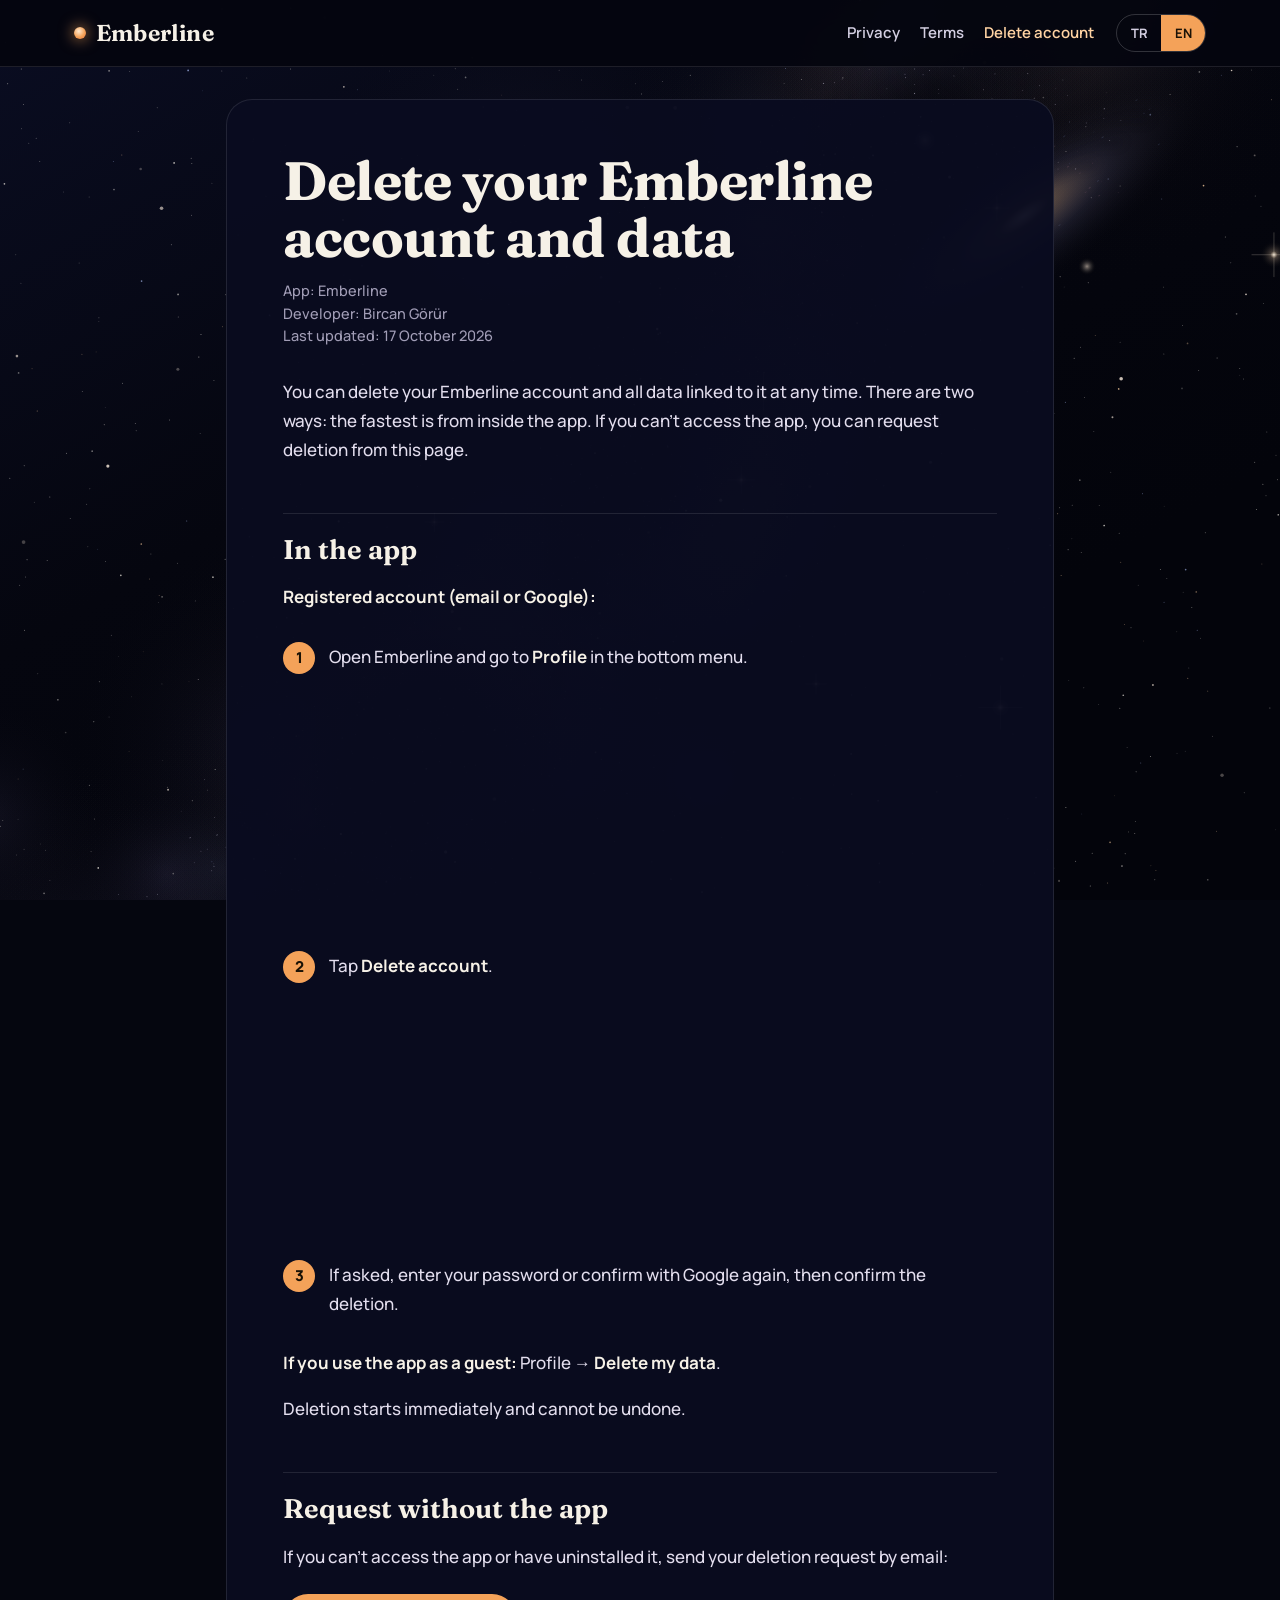
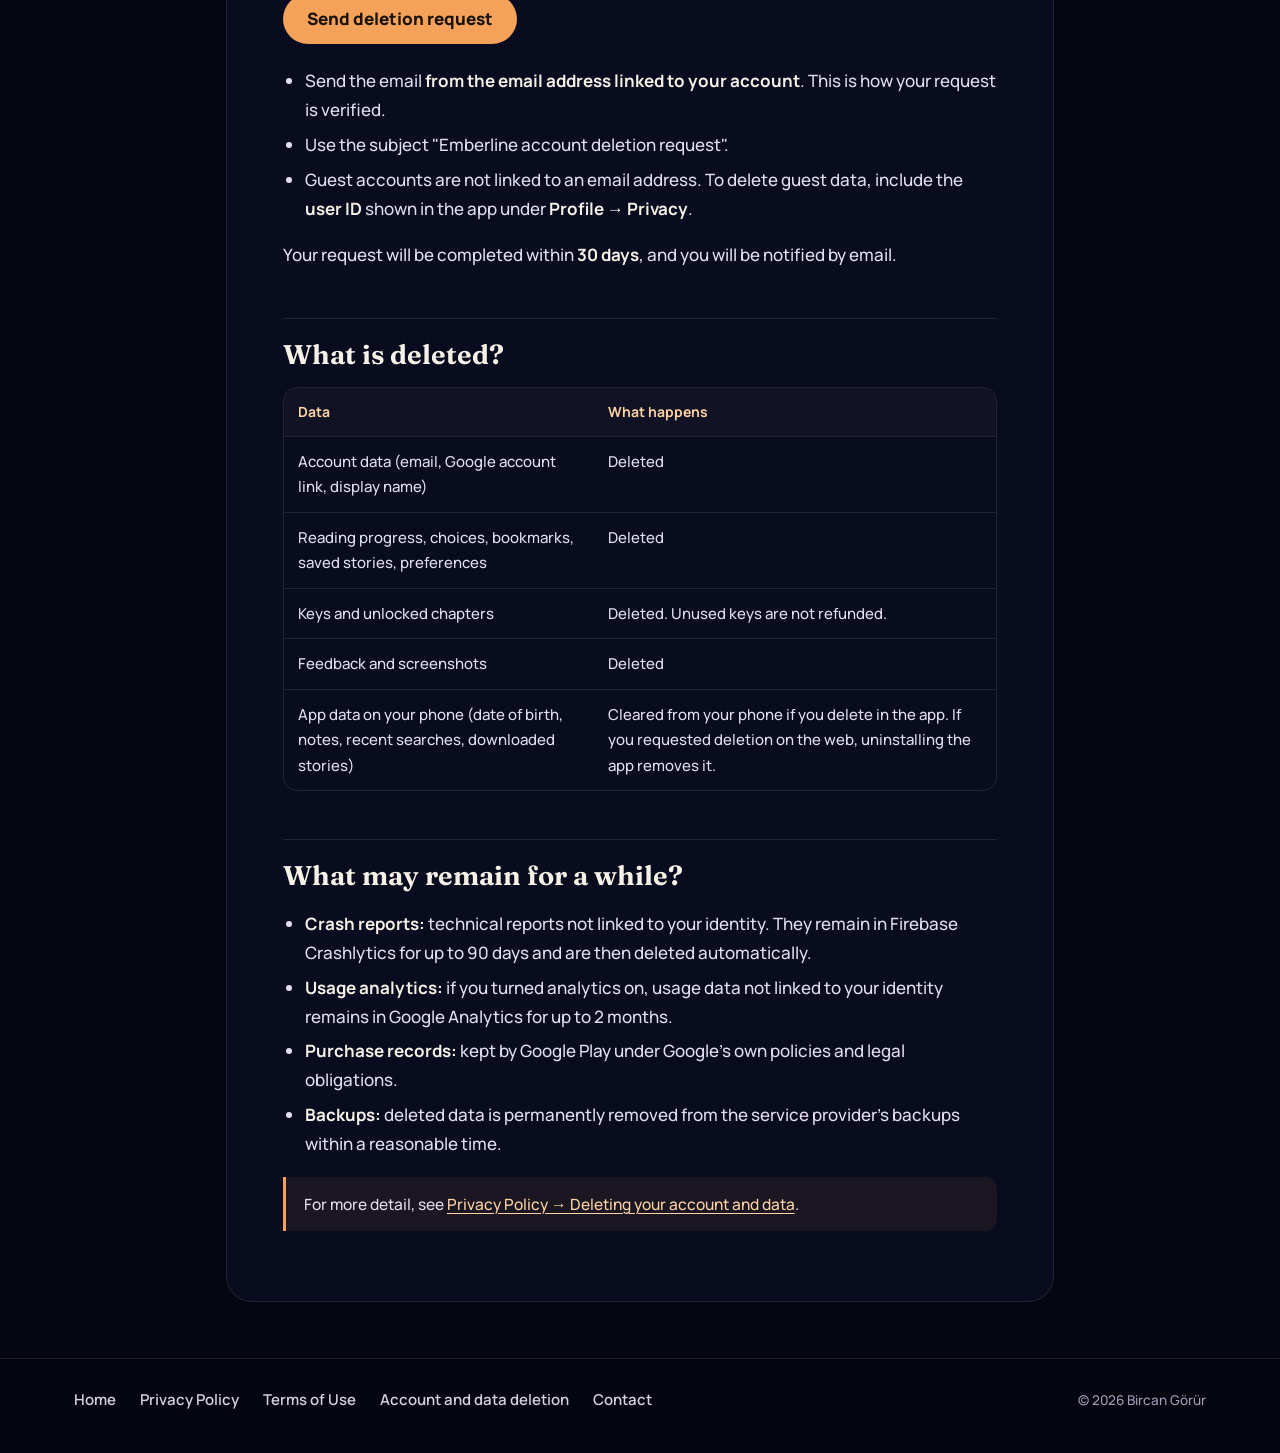
<file: hesap-silme/index.html>
<!doctype html>
<html lang="tr" data-title-tr="Hesap ve Veri Silme | Emberline" data-title-en="Delete Account and Data | Emberline">
<head>
<meta charset="utf-8">
<meta name="viewport" content="width=device-width, initial-scale=1">
<title>Hesap ve Veri Silme | Emberline</title>
<meta name="description" content="Emberline hesabını ve verilerini nasıl silebileceğin.">
<link rel="icon" href="data:image/svg+xml,%3Csvg xmlns=%22http://www.w3.org/2000/svg%22 viewBox=%220 0 32 32%22%3E%3Crect width=%2232%22 height=%2232%22 rx=%228%22 fill=%22%2305060F%22/%3E%3Ccircle cx=%2216%22 cy=%2216%22 r=%227%22 fill=%22%23F4A259%22/%3E%3C/svg%3E">
<meta name="theme-color" content="#05060F">
<link rel="preload" href="../assets/fonts/manrope-latin-wght-normal.woff2" as="font" type="font/woff2" crossorigin>
<link rel="stylesheet" href="../style.css">
<script src="../assets/lang.js"></script>
</head>
<body data-calm-sky>
<canvas id="sky" aria-hidden="true"></canvas>
<a class="skip" href="#metin"><span class="tr">İçeriğe geç</span><span class="en">Skip to content</span></a>
<div class="page">
<div class="bar-wrap"><header class="bar">
  <a class="mark" href="../">Emberline</a>
  <div class="right">
  <nav aria-label="Belgeler / Documents">
    <a href="../gizlilik/"><span class="tr">Gizlilik</span><span class="en">Privacy</span></a>
    <a href="../kosullar/"><span class="tr">Koşullar</span><span class="en">Terms</span></a>
    <a href="../hesap-silme/" aria-current="page"><span class="tr">Hesap silme</span><span class="en">Delete account</span></a>
  </nav>
  <div class="langs" role="group" aria-label="Dil / Language"><button type="button" data-set-lang="tr" aria-pressed="true">TR</button><button type="button" data-set-lang="en" aria-pressed="false">EN</button></div>
  </div>
</header></div>
<main class="doc" id="metin"><article class="sheet">
<div class="tr" lang="tr">

<h1>Emberline hesabını ve verilerini silme</h1>
<p class="dates"><span>Uygulama: Emberline</span><span>Geliştirici: Bircan Görür</span><span>Son güncelleme: 17 Ekim 2026</span></p>

<p>Emberline hesabını ve buna bağlı tüm verileri istediğin zaman silebilirsin. Silmek için iki yol var: en hızlısı uygulamanın içinden silmek. Uygulamaya erişemiyorsan bu sayfadan talepte bulunabilirsin.</p>

<h2 id="uygulamadan">Uygulamanın içinden</h2>
<p><strong>Kayıtlı hesap (e-posta ya da Google):</strong></p>
<ol class="steps">
  <li>Emberline'ı aç ve alt menüden <strong>Profil</strong>'e git.</li>
  <li><strong>Hesabı sil</strong>'e dokun.</li>
  <li>İstenirse şifreni gir ya da Google ile yeniden doğrula, ardından silmeyi onayla.</li>
</ol>
<p><strong>Misafir olarak kullanıyorsan:</strong> Profil → <strong>Verilerimi sil</strong>.</p>
<p>Silme işlemi anında başlar ve geri alınamaz.</p>

<h2 id="talep">Uygulamayı kullanmadan talep</h2>
<p>Uygulamaya erişemiyorsan ya da uygulamayı kaldırdıysan, silme talebini e-postayla gönderebilirsin:</p>
<p><a class="button" href="mailto:sanatcan1can@gmail.com?subject=Emberline%20hesap%20silme%20talebi&amp;body=Emberline%20hesab%C4%B1m%C4%B1n%20ve%20verilerimin%20silinmesini%20talep%20ediyorum.%0A%0AHesab%C4%B1ma%20kay%C4%B1tl%C4%B1%20e-posta%3A%20%0A(Misafir%20hesap%20i%C3%A7in)%20Kullan%C4%B1c%C4%B1%20kimli%C4%9Fi%3A%20">Silme talebi gönder</a></p>
<ul>
  <li>E-postayı <strong>hesabına kayıtlı e-posta adresinden</strong> gönder. Talebin bu şekilde doğrulanır.</li>
  <li>Konu satırına "Emberline hesap silme talebi" yaz.</li>
  <li>Misafir hesaplar bir e-posta adresine bağlı değildir. Misafir verilerinin silinmesi için, uygulamadaki <strong>Profil → Gizlilik</strong> bölümünde görünen <strong>kullanıcı kimliğini</strong> e-postaya ekle.</li>
</ul>
<p>Talebin en geç <strong>30 gün</strong> içinde sonuçlandırılır ve sana e-postayla bilgi verilir.</p>

<h2 id="silinenler">Neler silinir?</h2>
<div class="table"><table>
<thead><tr><th>Veri</th><th>Ne olur?</th></tr></thead>
<tbody>
<tr><td>Hesap bilgileri (e-posta, Google hesabı bağlantısı, görünen ad)</td><td>Silinir</td></tr>
<tr><td>Okuma ilerlemesi, kararlar, yer imleri, kaydedilenler, tercihler</td><td>Silinir</td></tr>
<tr><td>Anahtarlar ve açılmış bölümler</td><td>Silinir. Kullanılmamış anahtarlar iade edilmez.</td></tr>
<tr><td>Geri bildirimler ve ekran görüntüleri</td><td>Silinir</td></tr>
<tr><td>Telefonundaki uygulama verileri (doğum tarihi, notlar, son aramalar, indirilen hikâyeler)</td><td>Uygulamadan silersen telefonundan da temizlenir. Web üzerinden talep ettiysen uygulamayı kaldırman yeterlidir.</td></tr>
</tbody></table></div>

<h2 id="saklananlar">Neler bir süre daha kalabilir?</h2>
<ul>
  <li><strong>Çökme raporları:</strong> Kimliğinle eşleşmeyen teknik raporlardır. Firebase Crashlytics'te en fazla 90 gün kalır, sonra kendiliğinden silinir.</li>
  <li><strong>Kullanım analizi:</strong> Analizi açtıysan, kimliğinle eşleşmeyen kullanım verileri Google Analytics'te en fazla 2 ay kalır.</li>
  <li><strong>Satın alma kayıtları:</strong> Google Play tarafından, Google'ın kendi politikaları ve yasal yükümlülükleri çerçevesinde saklanır.</li>
  <li><strong>Yedekler:</strong> Silinen veriler, hizmet sağlayıcının yedeklerinden makul bir süre içinde kalıcı olarak kaldırılır.</li>
</ul>

<p class="note">Ayrıntılı bilgi için <a href="../gizlilik/#silme">Gizlilik Politikası → Hesap ve veri silme</a> bölümüne bakabilirsin.</p>

</div>
<div class="en" lang="en">
<h1>Delete your Emberline account and data</h1>
<p class="dates"><span>App: Emberline</span><span>Developer: Bircan Görür</span><span>Last updated: 17 October 2026</span></p>

<p>You can delete your Emberline account and all data linked to it at any time. There are two ways: the fastest is from inside the app. If you can't access the app, you can request deletion from this page.</p>

<h2 id="en-in-app">In the app</h2>
<p><strong>Registered account (email or Google):</strong></p>
<ol class="steps">
  <li>Open Emberline and go to <strong>Profile</strong> in the bottom menu.</li>
  <li>Tap <strong>Delete account</strong>.</li>
  <li>If asked, enter your password or confirm with Google again, then confirm the deletion.</li>
</ol>
<p><strong>If you use the app as a guest:</strong> Profile → <strong>Delete my data</strong>.</p>
<p>Deletion starts immediately and cannot be undone.</p>

<h2 id="en-request">Request without the app</h2>
<p>If you can't access the app or have uninstalled it, send your deletion request by email:</p>
<p><a class="button" href="mailto:sanatcan1can@gmail.com?subject=Emberline%20account%20deletion%20request&amp;body=I%20request%20the%20deletion%20of%20my%20Emberline%20account%20and%20data.%0A%0AEmail%20linked%20to%20my%20account%3A%20%0A(For%20guest%20accounts)%20User%20ID%3A%20">Send deletion request</a></p>
<ul>
  <li>Send the email <strong>from the email address linked to your account</strong>. This is how your request is verified.</li>
  <li>Use the subject "Emberline account deletion request".</li>
  <li>Guest accounts are not linked to an email address. To delete guest data, include the <strong>user ID</strong> shown in the app under <strong>Profile → Privacy</strong>.</li>
</ul>
<p>Your request will be completed within <strong>30 days</strong>, and you will be notified by email.</p>

<h2 id="en-deleted">What is deleted?</h2>
<div class="table"><table>
<thead><tr><th>Data</th><th>What happens</th></tr></thead>
<tbody>
<tr><td>Account data (email, Google account link, display name)</td><td>Deleted</td></tr>
<tr><td>Reading progress, choices, bookmarks, saved stories, preferences</td><td>Deleted</td></tr>
<tr><td>Keys and unlocked chapters</td><td>Deleted. Unused keys are not refunded.</td></tr>
<tr><td>Feedback and screenshots</td><td>Deleted</td></tr>
<tr><td>App data on your phone (date of birth, notes, recent searches, downloaded stories)</td><td>Cleared from your phone if you delete in the app. If you requested deletion on the web, uninstalling the app removes it.</td></tr>
</tbody></table></div>

<h2 id="en-kept">What may remain for a while?</h2>
<ul>
  <li><strong>Crash reports:</strong> technical reports not linked to your identity. They remain in Firebase Crashlytics for up to 90 days and are then deleted automatically.</li>
  <li><strong>Usage analytics:</strong> if you turned analytics on, usage data not linked to your identity remains in Google Analytics for up to 2 months.</li>
  <li><strong>Purchase records:</strong> kept by Google Play under Google's own policies and legal obligations.</li>
  <li><strong>Backups:</strong> deleted data is permanently removed from the service provider's backups within a reasonable time.</li>
</ul>
<p class="note">For more detail, see <a href="../gizlilik/#en-deletion">Privacy Policy → Deleting your account and data</a>.</p>
</div>
</article></main>
<div class="foot-wrap"><footer class="foot">
  <nav aria-label="Yasal / Legal">
    <a href="../"><span class="tr">Ana sayfa</span><span class="en">Home</span></a>
    <a href="../gizlilik/"><span class="tr">Gizlilik Politikası</span><span class="en">Privacy Policy</span></a>
    <a href="../kosullar/"><span class="tr">Kullanım Koşulları</span><span class="en">Terms of Use</span></a>
    <a href="../hesap-silme/"><span class="tr">Hesap ve veri silme</span><span class="en">Account and data deletion</span></a>
    <a href="mailto:sanatcan1can@gmail.com"><span class="tr">İletişim</span><span class="en">Contact</span></a>
  </nav>
  <small>© 2026 Bircan Görür</small>
</footer></div>
</div>
<script src="../assets/sky.js"></script>
</body>
</html>
</file>
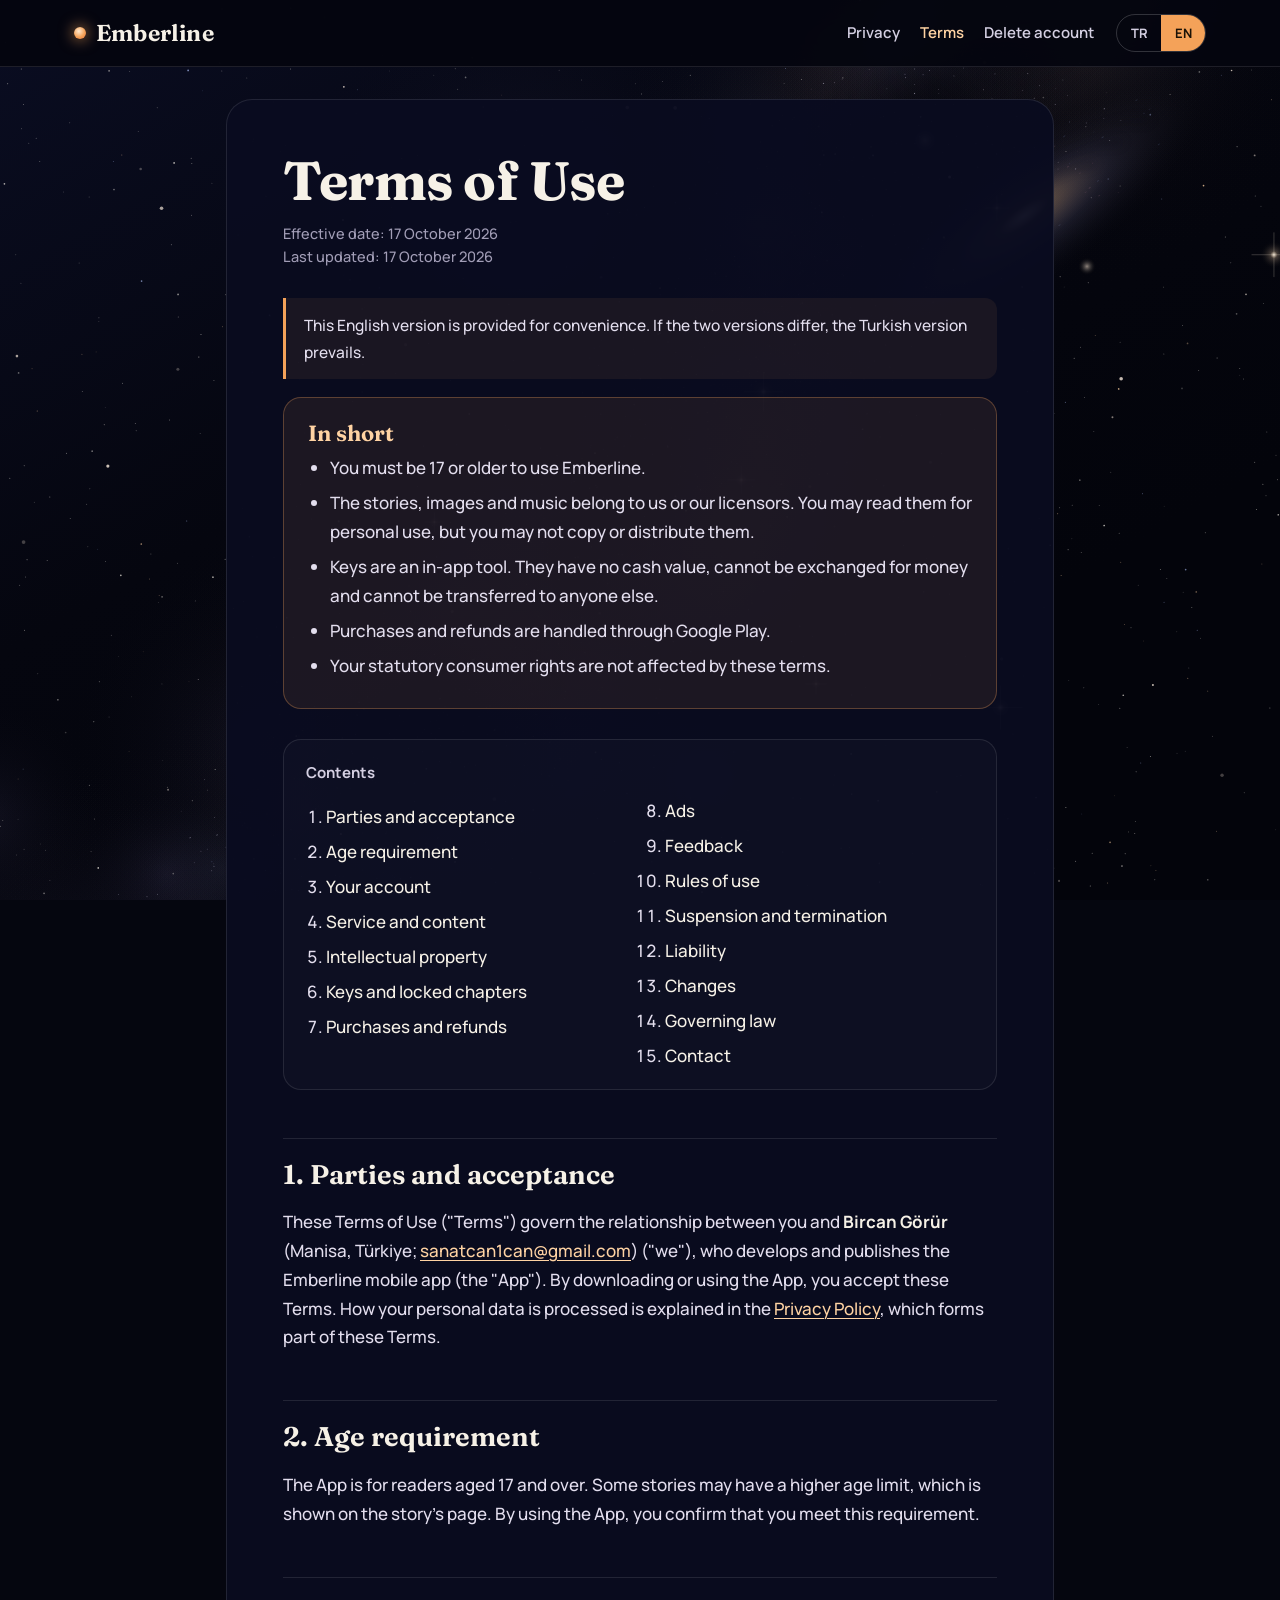
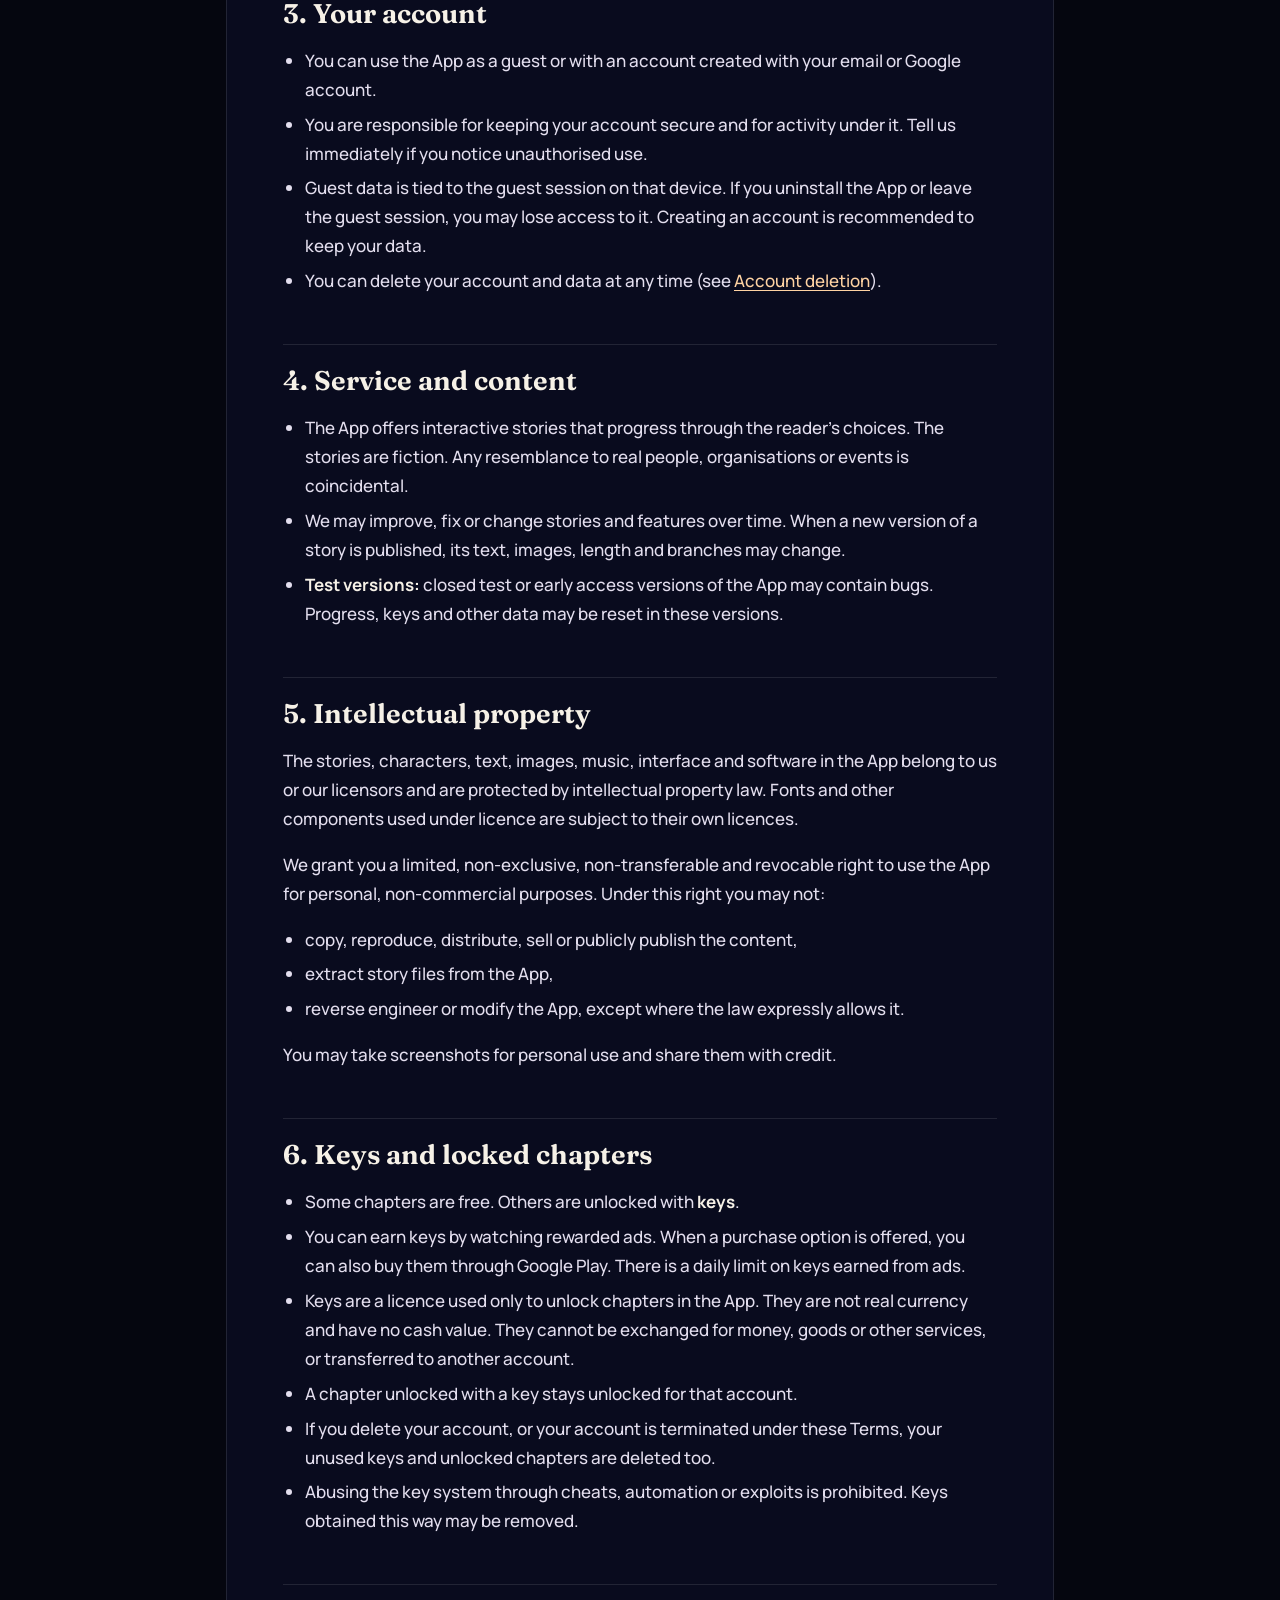
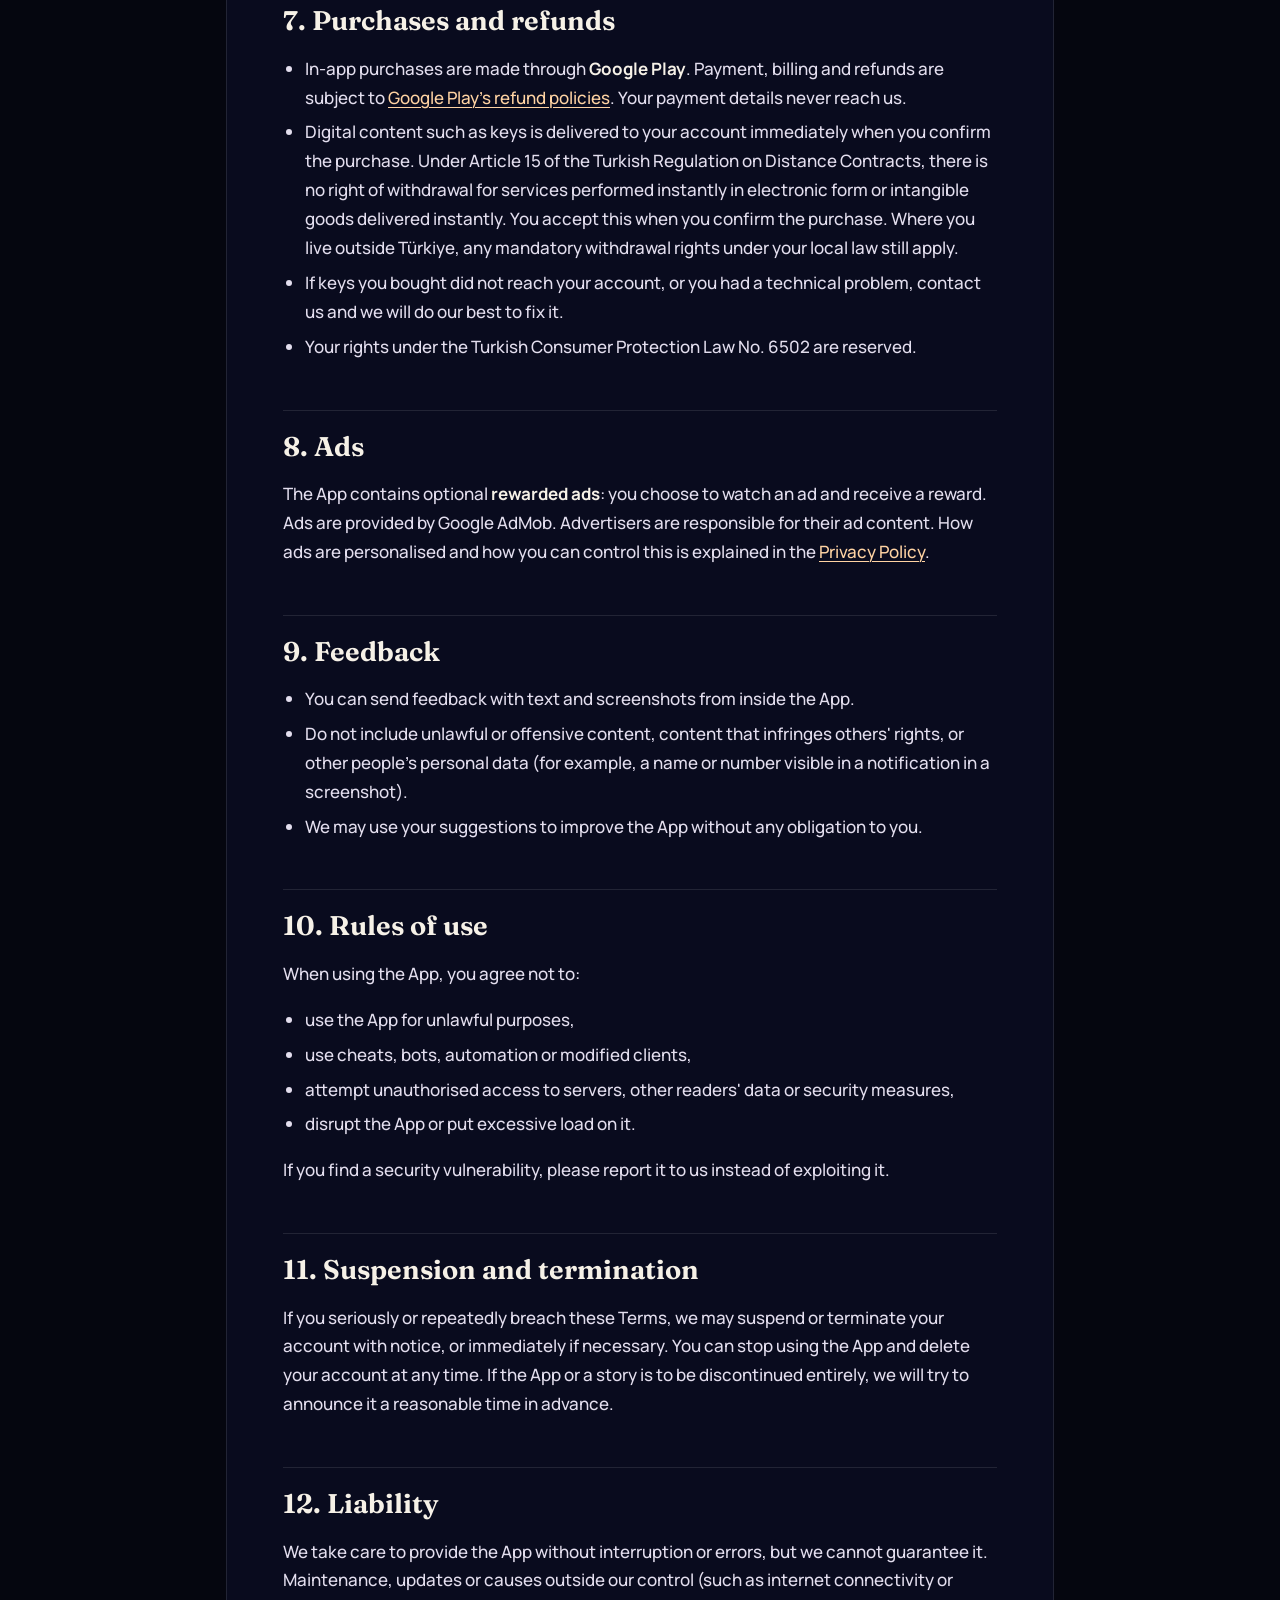
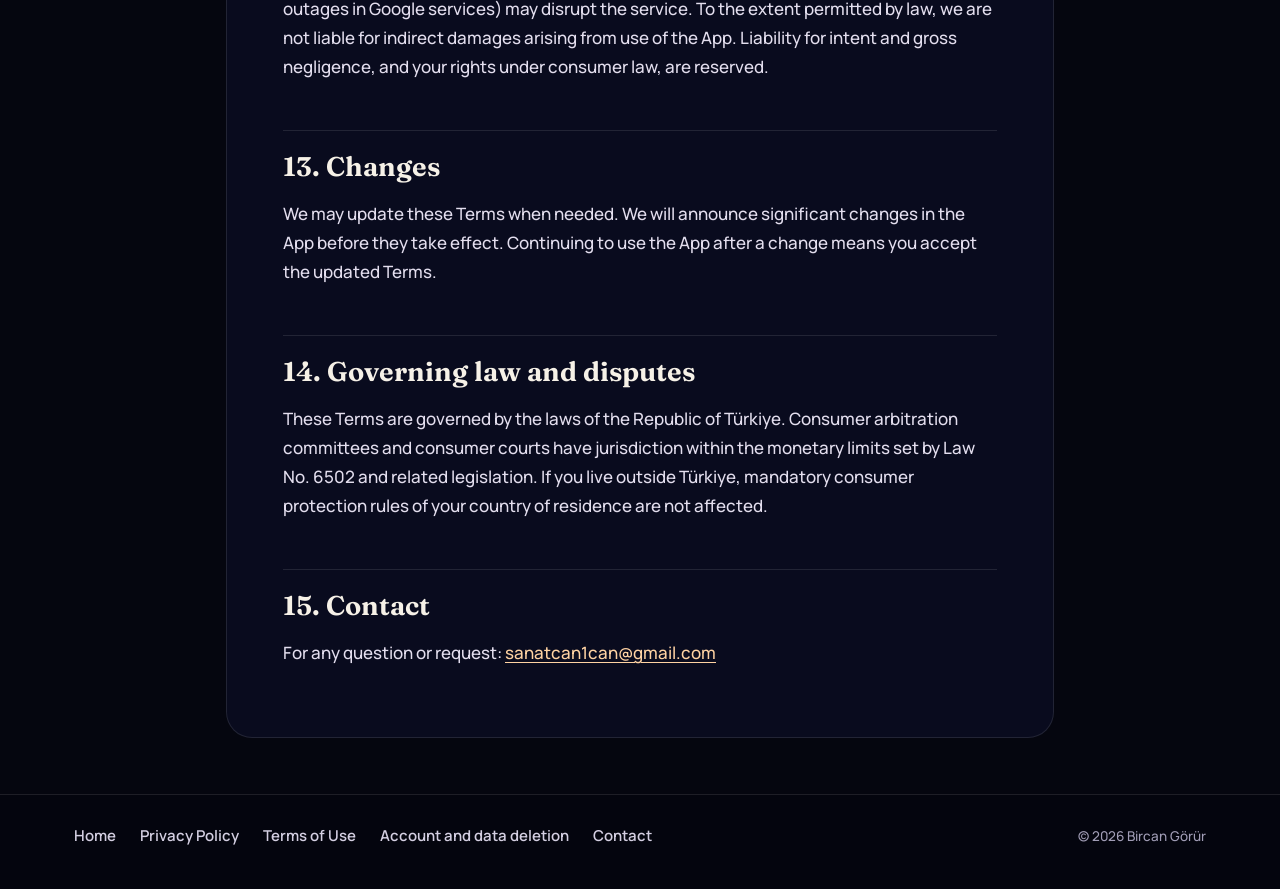
<file: kosullar/index.html>
<!doctype html>
<html lang="tr" data-title-tr="Kullanım Koşulları | Emberline" data-title-en="Terms of Use | Emberline">
<head>
<meta charset="utf-8">
<meta name="viewport" content="width=device-width, initial-scale=1">
<title>Kullanım Koşulları | Emberline</title>
<meta name="description" content="Emberline uygulamasının kullanım koşulları.">
<link rel="icon" href="data:image/svg+xml,%3Csvg xmlns=%22http://www.w3.org/2000/svg%22 viewBox=%220 0 32 32%22%3E%3Crect width=%2232%22 height=%2232%22 rx=%228%22 fill=%22%2305060F%22/%3E%3Ccircle cx=%2216%22 cy=%2216%22 r=%227%22 fill=%22%23F4A259%22/%3E%3C/svg%3E">
<meta name="theme-color" content="#05060F">
<link rel="preload" href="../assets/fonts/manrope-latin-wght-normal.woff2" as="font" type="font/woff2" crossorigin>
<link rel="stylesheet" href="../style.css">
<script src="../assets/lang.js"></script>
</head>
<body data-calm-sky>
<canvas id="sky" aria-hidden="true"></canvas>
<a class="skip" href="#metin"><span class="tr">İçeriğe geç</span><span class="en">Skip to content</span></a>
<div class="page">
<div class="bar-wrap"><header class="bar">
  <a class="mark" href="../">Emberline</a>
  <div class="right">
  <nav aria-label="Belgeler / Documents">
    <a href="../gizlilik/"><span class="tr">Gizlilik</span><span class="en">Privacy</span></a>
    <a href="../kosullar/" aria-current="page"><span class="tr">Koşullar</span><span class="en">Terms</span></a>
    <a href="../hesap-silme/"><span class="tr">Hesap silme</span><span class="en">Delete account</span></a>
  </nav>
  <div class="langs" role="group" aria-label="Dil / Language"><button type="button" data-set-lang="tr" aria-pressed="true">TR</button><button type="button" data-set-lang="en" aria-pressed="false">EN</button></div>
  </div>
</header></div>
<main class="doc" id="metin"><article class="sheet">
<div class="tr" lang="tr">

<h1>Kullanım Koşulları</h1>
<p class="dates"><span>Yürürlük tarihi: 17 Ekim 2026</span><span>Son güncelleme: 17 Ekim 2026</span></p>

<section class="summary" aria-label="Kısaca">
  <h2>Kısaca</h2>
  <ul>
    <li>Emberline'ı kullanabilmek için 17 yaşında ya da daha büyük olmalısın.</li>
    <li>Hikâyeler, görseller ve müzikler bize ya da lisans verenlerimize aittir. Onları kişisel olarak okuyabilir, ama kopyalayıp dağıtamazsın.</li>
    <li>Anahtarlar uygulama içi bir araçtır. Nakit değerleri yoktur, paraya çevrilemez ve başkasına devredilemez.</li>
    <li>Satın almalar ve iadeler Google Play üzerinden yürür.</li>
    <li>Tüketici olarak kanunlardan doğan hakların bu koşullardan etkilenmez.</li>
  </ul>
</section>

<nav class="toc" aria-label="İçindekiler">
  <strong>İçindekiler</strong>
  <ol>
    <li><a href="#taraflar">Taraflar ve kabul</a></li>
    <li><a href="#yas">Yaş şartı</a></li>
    <li><a href="#hesap">Hesabın</a></li>
    <li><a href="#hizmet">Hizmet ve içerik</a></li>
    <li><a href="#fikri">Fikri mülkiyet</a></li>
    <li><a href="#anahtar">Anahtarlar ve kilitli bölümler</a></li>
    <li><a href="#satin">Satın almalar ve iade</a></li>
    <li><a href="#reklam">Reklamlar</a></li>
    <li><a href="#geribildirim">Geri bildirim</a></li>
    <li><a href="#kurallar">Kullanım kuralları</a></li>
    <li><a href="#sonlandirma">Askıya alma ve sonlandırma</a></li>
    <li><a href="#sorumluluk">Sorumluluk</a></li>
    <li><a href="#degisiklik">Değişiklikler</a></li>
    <li><a href="#hukuk">Uygulanacak hukuk</a></li>
    <li><a href="#iletisim">İletişim</a></li>
  </ol>
</nav>

<h2 id="taraflar">1. Taraflar ve kabul</h2>
<p>Bu Kullanım Koşulları ("Koşullar"), Emberline mobil uygulamasını ("Uygulama") kullanan sen ile Uygulama'yı geliştiren ve yayımlayan <strong>Bircan Görür</strong> (Manisa, Türkiye; <a href="mailto:sanatcan1can@gmail.com">sanatcan1can@gmail.com</a>) ("biz") arasındaki ilişkiyi düzenler.</p>
<p>Uygulama'yı indirerek ya da kullanarak bu Koşulları kabul etmiş olursun. Kişisel verilerinin nasıl işlendiği, bu Koşulların parçası olan <a href="../gizlilik/">Gizlilik Politikası ve KVKK Aydınlatma Metni</a>'nde anlatılır.</p>

<h2 id="yas">2. Yaş şartı</h2>
<p>Uygulama, 17 yaş ve üzeri okurlar içindir. Bazı hikâyelerin daha yüksek bir yaş sınırı olabilir. Bu sınır hikâyenin sayfasında belirtilir. Uygulama'yı kullanarak bu yaş şartını karşıladığını beyan edersin.</p>

<h2 id="hesap">3. Hesabın</h2>
<ul>
  <li>Uygulama'yı misafir olarak ya da e-posta veya Google hesabınla oluşturduğun bir hesapla kullanabilirsin.</li>
  <li>Hesabının güvenliğinden ve hesabın üzerinden yapılan işlemlerden sen sorumlusun. İzinsiz bir kullanım fark edersen bize hemen haber ver.</li>
  <li>Misafir verileri yalnızca o cihazdaki misafir oturumuna bağlıdır. Uygulamayı kaldırırsan ya da misafir oturumundan çıkarsan bu verilere yeniden erişemeyebilirsin. Verilerini korumak için hesap oluşturman önerilir.</li>
  <li>Hesabını ve verilerini istediğin zaman silebilirsin (bkz. <a href="../hesap-silme/">Hesap Silme</a>).</li>
</ul>

<h2 id="hizmet">4. Hizmet ve içerik</h2>
<ul>
  <li>Uygulama, okurun seçimleriyle ilerleyen etkileşimli hikâyeler sunar. Hikâyeler kurgudur. Gerçek kişi, kurum ya da olaylarla benzerlikler tesadüftür.</li>
  <li>Hikâyeleri ve Uygulama'nın özelliklerini zaman içinde geliştirebilir, düzeltebilir ya da değiştirebiliriz. Bir hikâyenin yeni sürümü yayımlandığında metni, görselleri, süresi ve dalları değişebilir.</li>
  <li><strong>Test sürümleri:</strong> Uygulama'nın kapalı test ya da erken erişim sürümleri hata içerebilir. Bu sürümlerde ilerleme, anahtarlar ve diğer veriler sıfırlanabilir.</li>
</ul>

<h2 id="fikri">5. Fikri mülkiyet</h2>
<p>Uygulama'daki hikâyeler, karakterler, metinler, görseller, müzikler, arayüz ve yazılım bize ya da lisans verenlerimize aittir ve fikri mülkiyet mevzuatıyla korunur. Uygulama içinde lisanslı olarak kullanılan yazı tipleri ve diğer bileşenler, kendi lisanslarına tabidir.</p>
<p>Sana, Uygulama'yı kişisel ve ticari olmayan amaçlarla kullanman için sınırlı, münhasır olmayan, devredilemez ve geri alınabilir bir kullanım hakkı veriyoruz. Bu hak kapsamında şunları yapamazsın:</p>
<ul>
  <li>İçerikleri kopyalamak, çoğaltmak, dağıtmak, satmak ya da herkese açık olarak yayımlamak,</li>
  <li>Hikâye dosyalarını Uygulama dışına çıkarmak,</li>
  <li>Uygulama'yı tersine mühendislik ile çözümlemek ya da değiştirmek (kanunun açıkça izin verdiği durumlar hariç).</li>
</ul>
<p>Kişisel kullanım için ekran görüntüsü almak ve bunu kaynak göstererek paylaşmak serbesttir.</p>

<h2 id="anahtar">6. Anahtarlar ve kilitli bölümler</h2>
<ul>
  <li>Bazı bölümler ücretsizdir. Diğerlerinin kilidi <strong>anahtar</strong> kullanılarak açılır.</li>
  <li>Anahtarları ödüllü reklam izleyerek kazanabilirsin. Satın alma seçeneği sunulduğunda Google Play üzerinden de satın alabilirsin. Reklam izleyerek kazanılabilecek anahtarların günlük bir sınırı vardır.</li>
  <li>Anahtarlar yalnızca Uygulama içinde bölüm kilidi açmak için kullanılan bir lisanstır. Gerçek bir para birimi değildir; nakit değerleri yoktur. Paraya, mala ya da başka bir hizmete çevrilemez, başka bir hesaba devredilemez.</li>
  <li>Bir anahtarla açılan bölüm, o hesap için açık kalır.</li>
  <li>Hesabını silersen ya da hesabın bu Koşullara uygun olarak sonlandırılırsa, kullanılmamış anahtarların ve açılmış bölümlerin de silinir.</li>
  <li>Anahtar sistemini hile, otomasyon ya da açıklardan yararlanarak kötüye kullanmak yasaktır. Bu şekilde elde edilen anahtarlar geri alınabilir.</li>
</ul>

<h2 id="satin">7. Satın almalar ve iade</h2>
<ul>
  <li>Uygulama içi satın almalar <strong>Google Play</strong> üzerinden yapılır. Ödeme, fatura ve iade süreçleri <a href="https://support.google.com/googleplay/answer/2479637" rel="noopener">Google Play iade politikalarına</a> tabidir. Ödeme bilgilerin bize ulaşmaz.</li>
  <li>Anahtarlar gibi dijital içerikler, satın alma onayınla birlikte hesabına anında teslim edilir. Mesafeli Sözleşmeler Yönetmeliği'nin 15. maddesi uyarınca, elektronik ortamda anında ifa edilen hizmetlerde ve tüketiciye anında teslim edilen gayrimaddi mallarda cayma hakkı bulunmaz. Satın almayı onaylarken bunu kabul etmiş olursun.</li>
  <li>Satın aldığın anahtarlar hesabına ulaşmadıysa ya da teknik bir sorun yaşadıysan bize yaz. Sorunu çözmek için elimizden geleni yaparız.</li>
  <li>6502 sayılı Tüketicinin Korunması Hakkında Kanun'dan doğan hakların saklıdır.</li>
</ul>

<h2 id="reklam">8. Reklamlar</h2>
<p>Uygulama'da isteğe bağlı <strong>ödüllü reklamlar</strong> bulunur: Bir reklamı izlemeyi sen seçersin, karşılığında ödül kazanırsın. Reklamlar Google AdMob tarafından sunulur. Reklam içeriğinden reklamveren sorumludur.</p>
<p>Reklamların nasıl kişiselleştirildiği ve bunu nasıl yönetebileceğin <a href="../gizlilik/#tercihler">Gizlilik Politikası</a>'nda anlatılır.</p>

<h2 id="geribildirim">9. Geri bildirim</h2>
<ul>
  <li>Uygulama içinden metin ve ekran görüntüsü içeren geri bildirim gönderebilirsin.</li>
  <li>Geri bildirimde yasalara aykırı, hakaret içeren ya da başkalarının haklarını ihlal eden içerik paylaşmamalısın. Başka kişilere ait kişisel verileri de (örneğin ekran görüntüsünde görünen bir bildirimdeki ad ya da numara) paylaşmamalısın.</li>
  <li>Gönderdiğin önerileri, sana herhangi bir yükümlülüğümüz doğmaksızın Uygulama'yı geliştirmek için kullanabiliriz.</li>
</ul>

<h2 id="kurallar">10. Kullanım kuralları</h2>
<p>Uygulama'yı kullanırken şunları yapmamayı kabul edersin:</p>
<ul>
  <li>Uygulama'yı hukuka aykırı amaçlarla kullanmak,</li>
  <li>Hile, bot, otomasyon ya da değiştirilmiş istemciler kullanmak,</li>
  <li>Sunuculara, diğer okurların verilerine ya da güvenlik önlemlerine izinsiz erişmeye çalışmak,</li>
  <li>Uygulama'nın işleyişini bozacak ya da aşırı yük bindirecek eylemlerde bulunmak.</li>
</ul>
<p>Bir güvenlik açığı bulursan lütfen kötüye kullanmak yerine bize bildir.</p>

<h2 id="sonlandirma">11. Askıya alma ve sonlandırma</h2>
<p>Bu Koşulları ciddi ya da tekrarlayan biçimde ihlal edersen, hesabını önceden bildirerek, gerekirse derhal askıya alabilir ya da sonlandırabiliriz.</p>
<p>Sen de Uygulama'yı kullanmayı istediğin zaman bırakabilir, hesabını silebilirsin.</p>
<p>Uygulama'nın ya da bir hikâyenin yayını tamamen durdurulacaksa bunu makul bir süre önceden duyurmaya çalışırız.</p>

<h2 id="sorumluluk">12. Sorumluluk</h2>
<p>Uygulama'yı kesintisiz ve hatasız sunmak için özen gösteririz, ancak bunu garanti edemeyiz. Bakım, güncelleme ya da kontrolümüz dışındaki nedenlerle (internet bağlantısı, Google hizmetlerindeki kesintiler gibi) hizmette aksamalar olabilir.</p>
<p>Kanunun izin verdiği ölçüde, Uygulama'nın kullanımından doğan dolaylı zararlardan sorumlu değiliz. Kasıt ve ağır kusurdan doğan sorumluluk ile tüketici mevzuatından doğan hakların saklıdır.</p>

<h2 id="degisiklik">13. Değişiklikler</h2>
<p>Bu Koşulları gerektiğinde güncelleyebiliriz. Önemli değişiklikleri yürürlüğe girmeden önce Uygulama içinde duyururuz. Değişiklikten sonra Uygulama'yı kullanmaya devam etmen, güncel Koşulları kabul ettiğin anlamına gelir.</p>

<h2 id="hukuk">14. Uygulanacak hukuk ve uyuşmazlıklar</h2>
<p>Bu Koşullar Türkiye Cumhuriyeti hukukuna tabidir. Uyuşmazlıklarda, 6502 sayılı Kanun ve ilgili mevzuatta belirlenen parasal sınırlar çerçevesinde tüketici hakem heyetleri ve tüketici mahkemeleri yetkilidir.</p>
<p>Türkiye dışında yaşıyorsan, bulunduğun ülkenin zorunlu tüketici koruma hükümlerinden doğan hakların saklıdır.</p>

<h2 id="iletisim">15. İletişim</h2>
<p>Her türlü soru ve talebin için: <a href="mailto:sanatcan1can@gmail.com">sanatcan1can@gmail.com</a></p>

</div>
<div class="en" lang="en">
<h1>Terms of Use</h1>
<p class="dates"><span>Effective date: 17 October 2026</span><span>Last updated: 17 October 2026</span></p>
<p class="note">This English version is provided for convenience. If the two versions differ, the Turkish version prevails.</p>

<section class="summary" aria-label="In short">
  <h2>In short</h2>
  <ul>
    <li>You must be 17 or older to use Emberline.</li>
    <li>The stories, images and music belong to us or our licensors. You may read them for personal use, but you may not copy or distribute them.</li>
    <li>Keys are an in-app tool. They have no cash value, cannot be exchanged for money and cannot be transferred to anyone else.</li>
    <li>Purchases and refunds are handled through Google Play.</li>
    <li>Your statutory consumer rights are not affected by these terms.</li>
  </ul>
</section>

<nav class="toc" aria-label="Contents">
  <strong>Contents</strong>
  <ol>
    <li><a href="#en-parties">Parties and acceptance</a></li>
    <li><a href="#en-age">Age requirement</a></li>
    <li><a href="#en-account">Your account</a></li>
    <li><a href="#en-service">Service and content</a></li>
    <li><a href="#en-ip">Intellectual property</a></li>
    <li><a href="#en-keys">Keys and locked chapters</a></li>
    <li><a href="#en-purchases">Purchases and refunds</a></li>
    <li><a href="#en-ads">Ads</a></li>
    <li><a href="#en-feedback">Feedback</a></li>
    <li><a href="#en-rules">Rules of use</a></li>
    <li><a href="#en-termination">Suspension and termination</a></li>
    <li><a href="#en-liability">Liability</a></li>
    <li><a href="#en-changes">Changes</a></li>
    <li><a href="#en-law">Governing law</a></li>
    <li><a href="#en-contact">Contact</a></li>
  </ol>
</nav>

<h2 id="en-parties">1. Parties and acceptance</h2>
<p>These Terms of Use ("Terms") govern the relationship between you and <strong>Bircan Görür</strong> (Manisa, Türkiye; <a href="mailto:sanatcan1can@gmail.com">sanatcan1can@gmail.com</a>) ("we"), who develops and publishes the Emberline mobile app (the "App"). By downloading or using the App, you accept these Terms. How your personal data is processed is explained in the <a href="../gizlilik/">Privacy Policy</a>, which forms part of these Terms.</p>

<h2 id="en-age">2. Age requirement</h2>
<p>The App is for readers aged 17 and over. Some stories may have a higher age limit, which is shown on the story's page. By using the App, you confirm that you meet this requirement.</p>

<h2 id="en-account">3. Your account</h2>
<ul>
  <li>You can use the App as a guest or with an account created with your email or Google account.</li>
  <li>You are responsible for keeping your account secure and for activity under it. Tell us immediately if you notice unauthorised use.</li>
  <li>Guest data is tied to the guest session on that device. If you uninstall the App or leave the guest session, you may lose access to it. Creating an account is recommended to keep your data.</li>
  <li>You can delete your account and data at any time (see <a href="../hesap-silme/">Account deletion</a>).</li>
</ul>

<h2 id="en-service">4. Service and content</h2>
<ul>
  <li>The App offers interactive stories that progress through the reader's choices. The stories are fiction. Any resemblance to real people, organisations or events is coincidental.</li>
  <li>We may improve, fix or change stories and features over time. When a new version of a story is published, its text, images, length and branches may change.</li>
  <li><strong>Test versions:</strong> closed test or early access versions of the App may contain bugs. Progress, keys and other data may be reset in these versions.</li>
</ul>

<h2 id="en-ip">5. Intellectual property</h2>
<p>The stories, characters, text, images, music, interface and software in the App belong to us or our licensors and are protected by intellectual property law. Fonts and other components used under licence are subject to their own licences.</p>
<p>We grant you a limited, non-exclusive, non-transferable and revocable right to use the App for personal, non-commercial purposes. Under this right you may not:</p>
<ul>
  <li>copy, reproduce, distribute, sell or publicly publish the content,</li>
  <li>extract story files from the App,</li>
  <li>reverse engineer or modify the App, except where the law expressly allows it.</li>
</ul>
<p>You may take screenshots for personal use and share them with credit.</p>

<h2 id="en-keys">6. Keys and locked chapters</h2>
<ul>
  <li>Some chapters are free. Others are unlocked with <strong>keys</strong>.</li>
  <li>You can earn keys by watching rewarded ads. When a purchase option is offered, you can also buy them through Google Play. There is a daily limit on keys earned from ads.</li>
  <li>Keys are a licence used only to unlock chapters in the App. They are not real currency and have no cash value. They cannot be exchanged for money, goods or other services, or transferred to another account.</li>
  <li>A chapter unlocked with a key stays unlocked for that account.</li>
  <li>If you delete your account, or your account is terminated under these Terms, your unused keys and unlocked chapters are deleted too.</li>
  <li>Abusing the key system through cheats, automation or exploits is prohibited. Keys obtained this way may be removed.</li>
</ul>

<h2 id="en-purchases">7. Purchases and refunds</h2>
<ul>
  <li>In-app purchases are made through <strong>Google Play</strong>. Payment, billing and refunds are subject to <a href="https://support.google.com/googleplay/answer/2479637" rel="noopener">Google Play's refund policies</a>. Your payment details never reach us.</li>
  <li>Digital content such as keys is delivered to your account immediately when you confirm the purchase. Under Article 15 of the Turkish Regulation on Distance Contracts, there is no right of withdrawal for services performed instantly in electronic form or intangible goods delivered instantly. You accept this when you confirm the purchase. Where you live outside Türkiye, any mandatory withdrawal rights under your local law still apply.</li>
  <li>If keys you bought did not reach your account, or you had a technical problem, contact us and we will do our best to fix it.</li>
  <li>Your rights under the Turkish Consumer Protection Law No. 6502 are reserved.</li>
</ul>

<h2 id="en-ads">8. Ads</h2>
<p>The App contains optional <strong>rewarded ads</strong>: you choose to watch an ad and receive a reward. Ads are provided by Google AdMob. Advertisers are responsible for their ad content. How ads are personalised and how you can control this is explained in the <a href="../gizlilik/">Privacy Policy</a>.</p>

<h2 id="en-feedback">9. Feedback</h2>
<ul>
  <li>You can send feedback with text and screenshots from inside the App.</li>
  <li>Do not include unlawful or offensive content, content that infringes others' rights, or other people's personal data (for example, a name or number visible in a notification in a screenshot).</li>
  <li>We may use your suggestions to improve the App without any obligation to you.</li>
</ul>

<h2 id="en-rules">10. Rules of use</h2>
<p>When using the App, you agree not to:</p>
<ul>
  <li>use the App for unlawful purposes,</li>
  <li>use cheats, bots, automation or modified clients,</li>
  <li>attempt unauthorised access to servers, other readers' data or security measures,</li>
  <li>disrupt the App or put excessive load on it.</li>
</ul>
<p>If you find a security vulnerability, please report it to us instead of exploiting it.</p>

<h2 id="en-termination">11. Suspension and termination</h2>
<p>If you seriously or repeatedly breach these Terms, we may suspend or terminate your account with notice, or immediately if necessary. You can stop using the App and delete your account at any time. If the App or a story is to be discontinued entirely, we will try to announce it a reasonable time in advance.</p>

<h2 id="en-liability">12. Liability</h2>
<p>We take care to provide the App without interruption or errors, but we cannot guarantee it. Maintenance, updates or causes outside our control (such as internet connectivity or outages in Google services) may disrupt the service. To the extent permitted by law, we are not liable for indirect damages arising from use of the App. Liability for intent and gross negligence, and your rights under consumer law, are reserved.</p>

<h2 id="en-changes">13. Changes</h2>
<p>We may update these Terms when needed. We will announce significant changes in the App before they take effect. Continuing to use the App after a change means you accept the updated Terms.</p>

<h2 id="en-law">14. Governing law and disputes</h2>
<p>These Terms are governed by the laws of the Republic of Türkiye. Consumer arbitration committees and consumer courts have jurisdiction within the monetary limits set by Law No. 6502 and related legislation. If you live outside Türkiye, mandatory consumer protection rules of your country of residence are not affected.</p>

<h2 id="en-contact">15. Contact</h2>
<p>For any question or request: <a href="mailto:sanatcan1can@gmail.com">sanatcan1can@gmail.com</a></p>
</div>
</article></main>
<div class="foot-wrap"><footer class="foot">
  <nav aria-label="Yasal / Legal">
    <a href="../"><span class="tr">Ana sayfa</span><span class="en">Home</span></a>
    <a href="../gizlilik/"><span class="tr">Gizlilik Politikası</span><span class="en">Privacy Policy</span></a>
    <a href="../kosullar/"><span class="tr">Kullanım Koşulları</span><span class="en">Terms of Use</span></a>
    <a href="../hesap-silme/"><span class="tr">Hesap ve veri silme</span><span class="en">Account and data deletion</span></a>
    <a href="mailto:sanatcan1can@gmail.com"><span class="tr">İletişim</span><span class="en">Contact</span></a>
  </nav>
  <small>© 2026 Bircan Görür</small>
</footer></div>
</div>
<script src="../assets/sky.js"></script>
</body>
</html>
</file>
<file: style.css>
/* Emberline sitesi: gece paleti, Fraunces + Manrope (gömülü) */
@font-face{font-family:"Fraunces";font-style:normal;font-display:swap;font-weight:100 900;src:url(assets/fonts/fraunces-latin-ext-wght-normal.woff2) format("woff2-variations");unicode-range:U+0100-02BA,U+02BD-02C5,U+02C7-02CC,U+02CE-02D7,U+02DD-02FF,U+0304,U+0308,U+0329,U+1D00-1DBF,U+1E00-1E9F,U+1EF2-1EFF,U+2020,U+20A0-20AB,U+20AD-20C0,U+2113,U+2C60-2C7F,U+A720-A7FF}
@font-face{font-family:"Fraunces";font-style:normal;font-display:swap;font-weight:100 900;src:url(assets/fonts/fraunces-latin-wght-normal.woff2) format("woff2-variations");unicode-range:U+0000-00FF,U+0131,U+0152-0153,U+02BB-02BC,U+02C6,U+02DA,U+02DC,U+0304,U+0308,U+0329,U+2000-206F,U+20AC,U+2122,U+2191,U+2193,U+2212,U+2215,U+FEFF,U+FFFD}
@font-face{font-family:"Manrope";font-style:normal;font-display:swap;font-weight:200 800;src:url(assets/fonts/manrope-latin-ext-wght-normal.woff2) format("woff2-variations");unicode-range:U+0100-02BA,U+02BD-02C5,U+02C7-02CC,U+02CE-02D7,U+02DD-02FF,U+0304,U+0308,U+0329,U+1D00-1DBF,U+1E00-1E9F,U+1EF2-1EFF,U+2020,U+20A0-20AB,U+20AD-20C0,U+2113,U+2C60-2C7F,U+A720-A7FF}
@font-face{font-family:"Manrope";font-style:normal;font-display:swap;font-weight:200 800;src:url(assets/fonts/manrope-latin-wght-normal.woff2) format("woff2-variations");unicode-range:U+0000-00FF,U+0131,U+0152-0153,U+02BB-02BC,U+02C6,U+02DA,U+02DC,U+0304,U+0308,U+0329,U+2000-206F,U+20AC,U+2122,U+2191,U+2193,U+2212,U+2215,U+FEFF,U+FFFD}

:root{
  --night:#05060F; --deep:#0A0D22; --panel:rgba(11,13,36,.9); --panel-solid:#0B0D24; --raise:#141838;
  --line:rgba(255,255,255,.10); --line-strong:rgba(255,255,255,.18);
  --ember:#F4A259; --ember-2:#E8743B; --ember-soft:#FFD3A3; --ink:#1A1206;
  --text:#F6F1E7; --text2:#D4CFE2; --text3:#A19DB6;
  --display:"Fraunces",Georgia,"Times New Roman",serif;
  --body:"Manrope",-apple-system,"Segoe UI",Roboto,sans-serif;
  color-scheme:dark;
}
*{box-sizing:border-box}
[hidden]{display:none!important}
html{-webkit-text-size-adjust:100%;scroll-behavior:smooth}
@media (prefers-reduced-motion:reduce){html{scroll-behavior:auto}}
body{margin:0;background:var(--night);color:var(--text);font:500 17px/1.7 var(--body);overflow-x:hidden;-webkit-font-smoothing:antialiased}
#sky{position:fixed;inset:0;z-index:0;display:block;pointer-events:none}
.page{position:relative;z-index:1;overflow-x:clip}
a{color:var(--ember-soft);text-underline-offset:3px;text-decoration-thickness:1px}
a:hover{color:var(--ember)}
:focus-visible{outline:2px solid var(--ember);outline-offset:3px;border-radius:8px}
.skip{position:absolute;left:-999px;top:8px;background:var(--ember);color:var(--ink);padding:8px 14px;border-radius:999px;z-index:20;font-weight:700}
.skip:focus{left:16px}
html.l-en .tr{display:none!important}
html:not(.l-en) .en{display:none!important}

/* ---------- üst çubuk ---------- */
.bar-wrap{position:sticky;top:0;z-index:10;background:rgba(5,6,15,.95);backdrop-filter:blur(14px);-webkit-backdrop-filter:blur(14px);border-bottom:1px solid var(--line)}
.bar{display:flex;align-items:center;justify-content:space-between;gap:14px 24px;flex-wrap:wrap;max-width:1180px;margin:0 auto;padding:14px 24px}
.mark{display:inline-flex;align-items:center;gap:10px;font:650 23px/1 var(--display);letter-spacing:.2px;color:var(--text);text-decoration:none}
.mark::before{content:"";width:12px;height:12px;border-radius:50%;background:radial-gradient(circle at 40% 35%,#FFE9CF,var(--ember) 55%,var(--ember-2));box-shadow:0 0 14px 2px rgba(244,162,89,.55)}
.mark:hover{color:var(--ember-soft)}
.right{display:flex;align-items:center;gap:22px;flex-wrap:wrap}
.right nav{display:flex;gap:20px;flex-wrap:wrap}
.right nav a{color:var(--text2);text-decoration:none;font-size:15px;font-weight:600}
.right nav a:hover,.right nav a[aria-current="page"]{color:var(--ember-soft)}
.langs{display:inline-flex;border:1px solid var(--line-strong);border-radius:999px;overflow:hidden}
.langs button{appearance:none;background:transparent;color:var(--text2);font:700 13px/1 var(--body);padding:9px 13px;border:0;cursor:pointer;min-height:36px;min-width:44px}
.langs button[aria-pressed="true"]{background:var(--ember);color:var(--ink)}
.langs button:not([aria-pressed="true"]):hover{color:var(--text)}

/* ---------- ortak ---------- */
.wrap{max-width:1180px;margin:0 auto;padding:0 24px}
.btn{display:inline-flex;align-items:center;justify-content:center;gap:10px;min-height:52px;padding:0 24px;border-radius:999px;font:700 16px/1 var(--body);text-decoration:none;cursor:pointer;border:1px solid transparent;transition:background .2s,border-color .2s,color .2s}
.btn.primary{background:var(--ember);color:var(--ink);box-shadow:0 10px 30px rgba(244,162,89,.25)}
.btn.primary:hover{background:var(--ember-soft);color:var(--ink)}
.btn.ghost{background:rgba(5,6,15,.55);color:var(--text);border-color:var(--line-strong)}
.btn.ghost:hover{border-color:var(--ember);color:var(--ember-soft)}
.section-head{max-width:780px;margin:0 0 36px;text-shadow:0 2px 24px rgba(5,6,15,.95),0 0 2px rgba(5,6,15,.8)}
.section-head h2{font:650 clamp(34px,4.4vw,54px)/1.06 var(--display);margin:0 0 14px;letter-spacing:-.3px;text-wrap:balance}
.section-head p{color:var(--text2);font-size:18px;margin:0}

/* ---------- açılış ---------- */
.hero{position:relative;max-width:1180px;margin:0 auto;padding:72px 24px 96px;display:grid;grid-template-columns:1.1fr .9fr;gap:56px;align-items:center}
.hero::before{content:"";position:absolute;inset:-10% 35% -10% -20%;background:radial-gradient(ellipse at 40% 50%,rgba(5,6,15,.82),rgba(5,6,15,0) 70%);z-index:-1;pointer-events:none}
.hero h1{font:700 clamp(46px,6.6vw,88px)/1 var(--display);letter-spacing:-1px;margin:0 0 22px;text-wrap:balance}
.hero .sub{text-shadow:0 1px 14px rgba(5,6,15,.95);font-size:clamp(18px,1.6vw,21px);line-height:1.6;color:var(--text2);max-width:34ch;margin:0 0 32px}
.hero .actions{display:flex;gap:12px;flex-wrap:wrap;margin-bottom:28px}
.status{display:flex;align-items:flex-start;gap:10px;color:var(--text3);font-size:15px;margin:0}
.status i{flex:none;margin-top:8px;width:8px;height:8px;border-radius:50%;background:var(--ember);box-shadow:0 0 0 4px rgba(244,162,89,.2)}
.hero-phone{display:flex;justify-content:center}

/* ---------- telefon maketi ---------- */
.phone{position:relative;width:300px;aspect-ratio:9/19.2;border-radius:46px;padding:11px;background:linear-gradient(160deg,#2A2D48,#12142A 40%,#0A0B18);
  box-shadow:0 0 0 1px rgba(255,255,255,.08),0 40px 90px rgba(0,0,0,.6),0 0 120px -20px rgba(244,162,89,.25)}
.phone::before{content:"";position:absolute;top:20px;left:50%;transform:translateX(-50%);width:84px;height:22px;border-radius:999px;background:#05060B;z-index:3}
.screen{position:relative;width:100%;height:100%;border-radius:36px;overflow:hidden;background:var(--deep);isolation:isolate}
.screen > .view{position:absolute;inset:0;opacity:0;transition:opacity .5s ease;pointer-events:none}
.screen > .view.on{opacity:1;pointer-events:auto}
@media (prefers-reduced-motion:reduce){.screen > .view{transition:none}}

/* okuma ekranı */
.reader-v{background:
  radial-gradient(ellipse 60% 35% at 70% 22%,rgba(255,211,163,.20),transparent 70%),
  linear-gradient(180deg,#221B3A 0%,#16122A 46%,#0C0B19 100%)}
.reader-v .win{position:absolute;top:14%;right:12%;width:30%;height:22%;border-radius:6px;background:linear-gradient(180deg,#3B4A86,#1B2148);box-shadow:inset 0 0 0 3px #2B2340,0 0 40px rgba(120,140,220,.25)}
.reader-v .win::after{content:"";position:absolute;inset:0;background:radial-gradient(circle at 30% 30%,#fff 0 1px,transparent 2px),radial-gradient(circle at 70% 55%,#fff 0 1px,transparent 2px),radial-gradient(circle at 45% 75%,#ffe 0 1px,transparent 2px)}
.reader-v .floor{position:absolute;left:0;right:0;bottom:0;height:34%;background:linear-gradient(180deg,#1A1428,#0B0A14)}
.chip-top{position:absolute;top:46px;left:16px;right:16px;display:flex;justify-content:space-between;align-items:center;color:var(--text2);font:700 11px var(--body)}
.chip-top b{background:rgba(5,6,15,.6);border:1px solid var(--line);padding:5px 9px;border-radius:999px;font-weight:700}
.char{position:absolute;bottom:22%;width:46%;height:46%;transition:opacity .45s,filter .45s,transform .45s}
.char.l{left:2%}.char.r{right:2%}
.char .head{position:absolute;left:50%;bottom:57%;z-index:1;width:34%;aspect-ratio:1;transform:translateX(-50%);border-radius:50%}
.char .body{position:absolute;left:50%;bottom:0;width:80%;height:62%;transform:translateX(-50%);border-radius:46% 46% 8% 8% / 34% 34% 8% 8%}
.char .head::before{content:"";position:absolute;inset:-6% -4% 48% -4%;border-radius:50% 50% 30% 30%}
.char.l .head::before{background:#3A2418}
.char.r .head::before{background:#5B5F6E;inset:-4% 2% 58% 2%}
.char.l .head{background:radial-gradient(circle at 40% 35%,#E9C4A0,#B3825D)}
.char.l .body{background:linear-gradient(180deg,#7A4B3A,#4A2C24)}
.char.r .head{background:radial-gradient(circle at 40% 35%,#C9A68A,#8C6A55)}
.char.r .body{background:linear-gradient(180deg,#36406E,#202748)}
.char.dim{opacity:.45;filter:saturate(.5) brightness(.7)}
.char.out{opacity:0;transform:translateY(8px)}
.bubble{position:absolute;left:7%;right:7%;top:16%;margin:0;background:rgba(246,241,231,.97);color:#1A1530;border-radius:16px;padding:11px 13px;font:600 13.5px/1.45 var(--body);box-shadow:0 10px 24px rgba(0,0,0,.35);transition:opacity .35s, transform .35s}
.bubble .who{display:block;font:700 10.5px var(--body);color:#9A5A22;margin-bottom:3px;letter-spacing:.2px}
.bubble::after{content:"";position:absolute;bottom:-9px;width:18px;height:18px;background:inherit;transform:rotate(45deg);border-radius:3px}
.bubble.left::after{left:22%}
.bubble.right::after{right:22%}
.bubble.narr{background:rgba(5,6,15,.82);color:var(--text);border:1px solid var(--line-strong);font-style:italic;font-weight:500}
.bubble.narr::after{display:none}
.bubble.hide{opacity:0;transform:translateY(6px)}
.choicebox{position:absolute;left:10px;right:10px;bottom:12px;background:rgba(9,11,30,.94);border:1px solid rgba(244,162,89,.45);border-radius:18px;padding:12px;display:flex;flex-direction:column;gap:8px;backdrop-filter:blur(6px);-webkit-backdrop-filter:blur(6px)}
.choicebox button{appearance:none;text-align:left;font:700 13px/1.35 var(--body);color:var(--text);background:rgba(255,255,255,.04);border:1px solid rgba(244,162,89,.35);border-radius:12px;padding:10px 12px;min-height:44px;cursor:pointer}
.choicebox button:hover{background:rgba(244,162,89,.14);border-color:var(--ember)}
.choicebox button.reset{border-color:var(--line-strong);color:var(--text2);font-weight:600}
.tap{position:absolute;left:0;right:0;bottom:14px;text-align:center;color:var(--text2);font:700 11.5px var(--body)}
.tap span{background:rgba(5,6,15,.7);border:1px solid var(--line);padding:6px 12px;border-radius:999px}
.tapzone{position:absolute;inset:0;cursor:pointer;background:transparent;border:0;padding:0}

/* keşfet ekranı */
.home-v{background:linear-gradient(180deg,#0B0E27,#06071A);padding:58px 16px 16px;color:var(--text)}
.home-v h4{font:650 20px/1.2 var(--display);margin:0 0 2px}
.home-v .muted{color:var(--text3);font:600 11.5px var(--body);margin:0 0 12px}
.search{display:flex;align-items:center;gap:8px;background:rgba(255,255,255,.06);border:1px solid var(--line);border-radius:12px;padding:9px 11px;color:var(--text3);font:600 12px var(--body);margin-bottom:12px}
.chips{display:flex;gap:6px;flex-wrap:wrap;margin-bottom:14px}
.chips span{font:700 11px var(--body);padding:6px 10px;border-radius:999px;background:rgba(255,255,255,.06);border:1px solid var(--line);color:var(--text2)}
.chips span.on{background:var(--ember);color:var(--ink);border-color:var(--ember)}
.cont{display:flex;gap:10px;align-items:center;background:rgba(244,162,89,.10);border:1px solid rgba(244,162,89,.35);border-radius:14px;padding:9px;margin-bottom:14px}
.cont .mini{width:40px;height:54px;border-radius:8px;flex:none}
.cont b{display:block;font:700 12.5px var(--body)}
.cont small{color:var(--text2);font:600 11px var(--body)}
.covers{display:grid;grid-template-columns:1fr 1fr;gap:10px}
.cover{aspect-ratio:3/4.1;border-radius:14px;position:relative;overflow:hidden;box-shadow:0 8px 18px rgba(0,0,0,.35)}
.cover b{position:absolute;left:10px;right:10px;bottom:10px;font:650 14px/1.15 var(--display);color:#fff;text-shadow:0 2px 8px rgba(0,0,0,.6)}
.cv1{background:radial-gradient(circle at 70% 25%,#F6C38A 0 8%,transparent 9%),linear-gradient(170deg,#3E2A5E,#160F2C 70%)}
.cv2{background:radial-gradient(ellipse at 30% 80%,#2E7D7A,transparent 60%),linear-gradient(200deg,#18324A,#081420)}
.cv3{background:radial-gradient(circle at 50% 30%,#E8743B,transparent 45%),linear-gradient(180deg,#3A1A12,#120706)}
.cv4{background:radial-gradient(circle at 60% 60%,#B7C7FF33,transparent 50%),linear-gradient(160deg,#2B3358,#0D1028)}
.tabbar{position:absolute;left:12px;right:12px;bottom:12px;height:50px;border-radius:18px;background:rgba(12,14,38,.95);border:1px solid var(--line);display:flex;justify-content:space-around;align-items:center}
.tabbar i{width:20px;height:20px;border-radius:6px;background:rgba(255,255,255,.18)}
.tabbar i.on{background:var(--ember)}

/* soru merkezi ekranı */
.hub-v{background:linear-gradient(180deg,#1A1A3A,#0B0B1E);padding:58px 14px 14px}
.hub-v .speaker{display:flex;align-items:center;gap:10px;margin-bottom:10px}
.hub-v .speaker i{width:40px;height:40px;border-radius:50%;background:radial-gradient(circle at 40% 35%,#C9A68A,#8C6A55);box-shadow:0 0 0 2px var(--ember)}
.hub-v .speaker b{font:650 15px var(--display)}
.hub-v .said{background:rgba(246,241,231,.97);color:#1A1530;border-radius:14px;padding:11px 12px;font:600 13px/1.45 var(--body);min-height:84px;margin-bottom:12px}
.hub-v .qs{display:flex;flex-direction:column;gap:7px}
.hub-v .q{font:700 12.5px/1.35 var(--body);border-radius:12px;padding:10px 11px;border:1px solid rgba(244,162,89,.35);background:rgba(255,255,255,.04);transition:opacity .35s, background .35s, border-color .35s}
.hub-v .q.pick{background:rgba(244,162,89,.2);border-color:var(--ember)}
.hub-v .q.gone{opacity:.32;text-decoration:line-through;border-color:var(--line)}
.hub-v .q.follow{border-color:var(--ember);background:rgba(244,162,89,.08)}
.hub-v .q.exit{border-style:dashed;border-color:var(--line-strong);color:var(--text2);font-weight:600}
.hub-v .flag{margin-top:10px;font:700 11px var(--body);color:var(--ember-soft)}

/* kodeks ekranı */
.codex-v{background:linear-gradient(180deg,#0E1030,#06071A);padding:58px 16px 16px}
.codex-v h4{font:650 20px/1.2 var(--display);margin:0 0 12px}
.stats{display:grid;grid-template-columns:repeat(3,1fr);gap:6px;margin-bottom:14px}
.stats div{background:rgba(255,255,255,.05);border:1px solid var(--line);border-radius:12px;padding:8px 6px;text-align:center}
.stats b{display:block;font:650 18px var(--display);color:var(--ember-soft)}
.stats small{font:700 10px var(--body);color:var(--text3)}
.faces{display:grid;grid-template-columns:repeat(3,1fr);gap:10px;margin-bottom:14px;text-align:center}
.faces .f{width:60px;height:60px;margin:0 auto 6px;border-radius:50%;border:2px solid var(--ember)}
.faces .f1{background:radial-gradient(circle at 50% 38%,#E9C4A0 0 20%,transparent 21%),radial-gradient(ellipse at 50% 100%,#7A4B3A 0 42%,transparent 43%),#1A1530}
.faces .f2{background:radial-gradient(circle at 50% 38%,#C9A68A 0 20%,transparent 21%),radial-gradient(ellipse at 50% 100%,#36406E 0 42%,transparent 43%),#1A1530}
.faces .f3{border-style:dashed;border-color:rgba(255,255,255,.35);background:#0B0D24;display:grid;place-items:center;font:650 22px var(--display);color:var(--text3)}
.faces small{display:block;font:700 10.5px/1.3 var(--body);color:var(--text2)}
.timeline{border-left:2px solid rgba(244,162,89,.45);margin-left:6px;padding-left:12px}
.timeline p{position:relative;margin:0 0 9px;font:600 11.5px/1.4 var(--body);color:var(--text2)}
.timeline p::before{content:"";position:absolute;left:-18px;top:4px;width:10px;height:10px;border-radius:50%;background:var(--ember)}

/* ---------- nasıl çalışır ---------- */
.how{padding:40px 0 60px}
.story{display:grid;grid-template-columns:1fr 360px;gap:64px;align-items:start}
.steps{display:flex;flex-direction:column;gap:28vh;padding:6vh 0 22vh}
.step{background:var(--panel);border:1px solid var(--line);border-radius:24px;padding:30px 30px 28px;backdrop-filter:blur(8px);-webkit-backdrop-filter:blur(8px);transition:border-color .3s, box-shadow .3s}
.step.active{border-color:rgba(244,162,89,.55);box-shadow:0 0 0 1px rgba(244,162,89,.2),0 20px 60px rgba(0,0,0,.35)}
.step .num{font:650 46px/1 var(--display);color:var(--ember);margin:0 0 10px}
.step h3{font:650 30px/1.12 var(--display);margin:0 0 10px;letter-spacing:-.2px}
.step > p{color:var(--text2);margin:0 0 10px;font-size:17px}
.step > p:last-of-type{margin-bottom:0}
.step .inline-phone{display:none;margin-top:22px;justify-content:center}
.sticky{position:sticky;top:110px;display:flex;justify-content:center;padding-top:6vh}

/* ---------- dallanma ---------- */
.branch{padding:80px 0}
.branch-panel{background:var(--panel-solid);border:1px solid var(--line);border-radius:28px;padding:36px;display:grid;grid-template-columns:.85fr 1.15fr;gap:40px;align-items:center}
.controls h3{font:650 22px/1.2 var(--display);margin:0 0 6px}
.controls p{color:var(--text2);margin:0 0 18px;font-size:16px}
.ctl{margin-bottom:18px}
.ctl .label{display:block;font:700 13px var(--body);color:var(--text3);margin-bottom:8px}
.seg{display:flex;flex-wrap:wrap;gap:8px}
.seg button{appearance:none;font:700 14.5px var(--body);color:var(--text);background:var(--raise);border:1px solid var(--line-strong);border-radius:999px;padding:10px 16px;min-height:44px;cursor:pointer}
.seg button[aria-pressed="true"]{background:var(--ember);color:var(--ink);border-color:var(--ember)}
.seg button:hover:not([aria-pressed="true"]){border-color:var(--ember)}
.ending{margin-top:8px;padding:16px 18px;border-radius:16px;background:rgba(244,162,89,.10);border:1px solid rgba(244,162,89,.4)}
.ending b{display:block;font:650 20px/1.2 var(--display);color:var(--ember-soft);margin-bottom:4px}
.ending span{color:var(--text2);font-size:15.5px}
.map svg{width:100%;height:auto;display:block}
.map .p{fill:none;stroke:rgba(212,207,226,.22);stroke-width:4;stroke-linecap:round;transition:stroke .45s, stroke-width .45s}
.map .p.on{stroke:var(--ember);stroke-width:5;filter:drop-shadow(0 0 6px rgba(244,162,89,.7))}
.map .n{fill:var(--panel-solid);stroke:rgba(212,207,226,.45);stroke-width:3;transition:fill .4s, stroke .4s}
.map .n.on{fill:var(--ember);stroke:var(--ember-soft)}
.map .end{fill:#1B1F44;stroke:rgba(212,207,226,.45);stroke-width:3;transition:fill .4s, stroke .4s}
.map .end.on{fill:var(--ember-soft);stroke:#fff}
.map text{font:700 15px var(--body);fill:var(--text2)}
.map text.on{fill:var(--ember-soft)}

/* ---------- okurken ---------- */
.perks{padding:30px 0 90px}
.perk-row{display:grid;grid-template-columns:repeat(3,1fr);background:var(--panel-solid);border:1px solid var(--line);border-radius:24px;overflow:hidden}
.perk{padding:28px 26px}
.perk + .perk{border-left:1px solid var(--line)}
.perk svg{color:var(--ember);margin-bottom:12px}
.perk h3{font:650 21px/1.2 var(--display);margin:0 0 6px}
.perk p{color:var(--text2);margin:0;font-size:16px}

/* ---------- kapanış ---------- */
.closing{padding:40px 0 110px}
.closing-panel{max-width:860px;margin:0 auto;text-align:center;background:radial-gradient(ellipse at 50% 0%,rgba(244,162,89,.18),transparent 60%),var(--panel-solid);border:1px solid rgba(244,162,89,.3);border-radius:32px;padding:56px 32px}
.closing-panel h2{font:700 clamp(34px,4.6vw,56px)/1.05 var(--display);margin:0 0 14px;letter-spacing:-.5px}
.closing-panel p{color:var(--text2);max-width:46ch;margin:0 auto 26px;font-size:18px}

/* ---------- alt bilgi ---------- */
.foot-wrap{background:rgba(5,6,15,.86);border-top:1px solid var(--line)}
.foot{max-width:1180px;margin:0 auto;padding:28px 24px 40px;display:flex;flex-wrap:wrap;gap:14px 28px;justify-content:space-between;align-items:center}
.foot nav{display:flex;flex-wrap:wrap;gap:10px 24px}
.foot a{color:var(--text2);text-decoration:none;font-size:15px;font-weight:600}
.foot a:hover{color:var(--ember-soft)}
.foot small{color:var(--text3);font-size:13.5px}

/* ---------- belge sayfaları ---------- */
.doc{max-width:860px;margin:32px auto 56px;padding:0 16px}
.doc .sheet{background:rgba(10,12,32,.96);border:1px solid var(--line);border-radius:26px;padding:52px 56px}
.doc h1{font:700 clamp(36px,5vw,54px)/1.06 var(--display);margin:0 0 14px;letter-spacing:-.5px}
.doc .dates{color:var(--text3);font-size:14.5px;margin:0 0 30px;line-height:1.55}
.doc .dates span{display:block}
.doc h2{font:650 27px/1.2 var(--display);color:var(--text);margin:48px 0 12px;padding-top:20px;border-top:1px solid var(--line);scroll-margin-top:90px}
.doc h3{font:700 16px var(--body);margin:22px 0 6px}
.doc p,.doc li,.doc td{color:#E3DEEE}
.doc ul,.doc ol{padding-left:22px}
.doc li{margin:6px 0}
.doc strong{color:var(--text)}
.summary{background:rgba(244,162,89,.08);border:1px solid rgba(244,162,89,.3);border-radius:18px;padding:22px 24px;margin:0 0 30px}
.summary h2{margin:0 0 8px!important;padding:0!important;border:0!important;font-size:22px!important;color:var(--ember-soft)!important}
.summary ul{margin:0}
.toc{margin:0 0 10px;padding:18px 22px;border:1px solid var(--line);border-radius:18px;background:rgba(255,255,255,.02)}
.toc strong{font:700 15px var(--body);color:var(--text2)}
.toc ol{margin:10px 0 0;columns:2;column-gap:30px;padding-left:20px}
.toc a{text-decoration:none;color:var(--text)}
.toc a:hover{color:var(--ember-soft)}
.table{overflow-x:auto;margin:16px 0;-webkit-overflow-scrolling:touch;border:1px solid var(--line);border-radius:14px}
table{border-collapse:collapse;width:100%;min-width:560px;font-size:15px}
th,td{text-align:left;vertical-align:top;padding:12px 14px;border-bottom:1px solid var(--line)}
tr:last-child td{border-bottom:0}
th{font-weight:700;color:var(--ember-soft);font-size:14px;background:rgba(255,255,255,.03)}
.note{border-left:3px solid var(--ember);background:rgba(244,162,89,.07);border-radius:0 12px 12px 0;padding:14px 18px;margin:18px 0;color:var(--text2);font-size:15.5px}
ol.steps{counter-reset:s;list-style:none;padding:0}
ol.steps li{counter-increment:s;position:relative;padding-left:46px;margin:14px 0}
ol.steps li::before{content:counter(s);position:absolute;left:0;top:-1px;width:32px;height:32px;border-radius:50%;background:var(--ember);color:var(--ink);font:800 15px/32px var(--body);text-align:center}
.button{display:inline-flex;align-items:center;min-height:50px;background:var(--ember);color:var(--ink);text-decoration:none;font-weight:800;padding:0 24px;border-radius:999px;margin:6px 0}
.button:hover{background:var(--ember-soft);color:var(--ink)}

/* ---------- duyarlı ---------- */
@media (max-width:980px){
  .story{grid-template-columns:1fr}
  .sticky{display:none}
  .steps{gap:28px;padding:0}
  .step .inline-phone{display:flex}
  .branch-panel{grid-template-columns:1fr;padding:26px}
}
@media (max-width:860px){
  .hero{grid-template-columns:1fr;gap:40px;padding:44px 20px 64px}
  .hero::before{inset:-5% 0 40% 0}
  .perk-row{grid-template-columns:1fr}
  .perk + .perk{border-left:0;border-top:1px solid var(--line)}
  .doc .sheet{padding:30px 22px;border-radius:20px}
  .toc ol{columns:1}
}
@media (max-width:480px){
  body{font-size:16.5px}
  .bar{padding:12px 16px}
  .right{width:100%;justify-content:space-between;gap:12px}
  .right nav{gap:14px}
  .right nav a{font-size:14px}
  .wrap{padding:0 16px}
  .hero{padding:32px 16px 56px}
  .phone{width:276px}
  .step{padding:24px 20px}
  .closing-panel{padding:40px 20px}
  .map text{font-size:26px}
}
</file>
